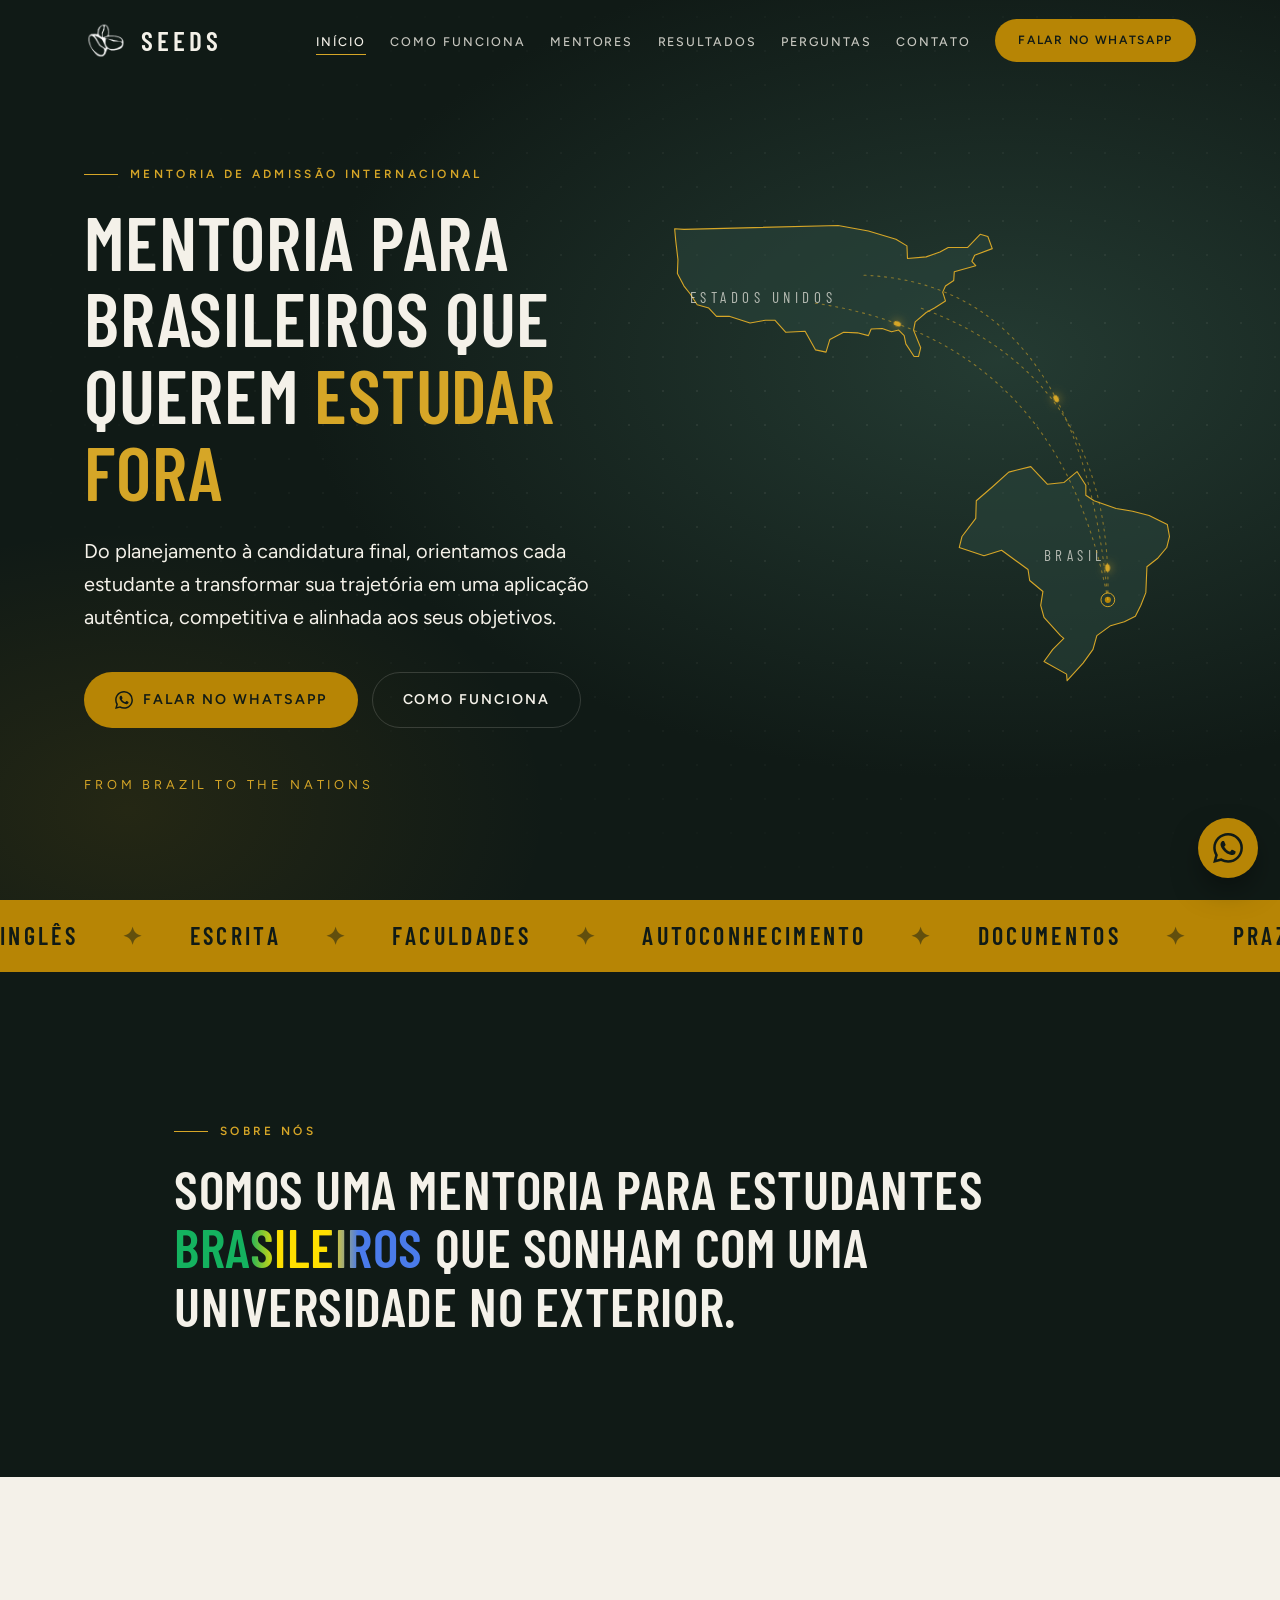
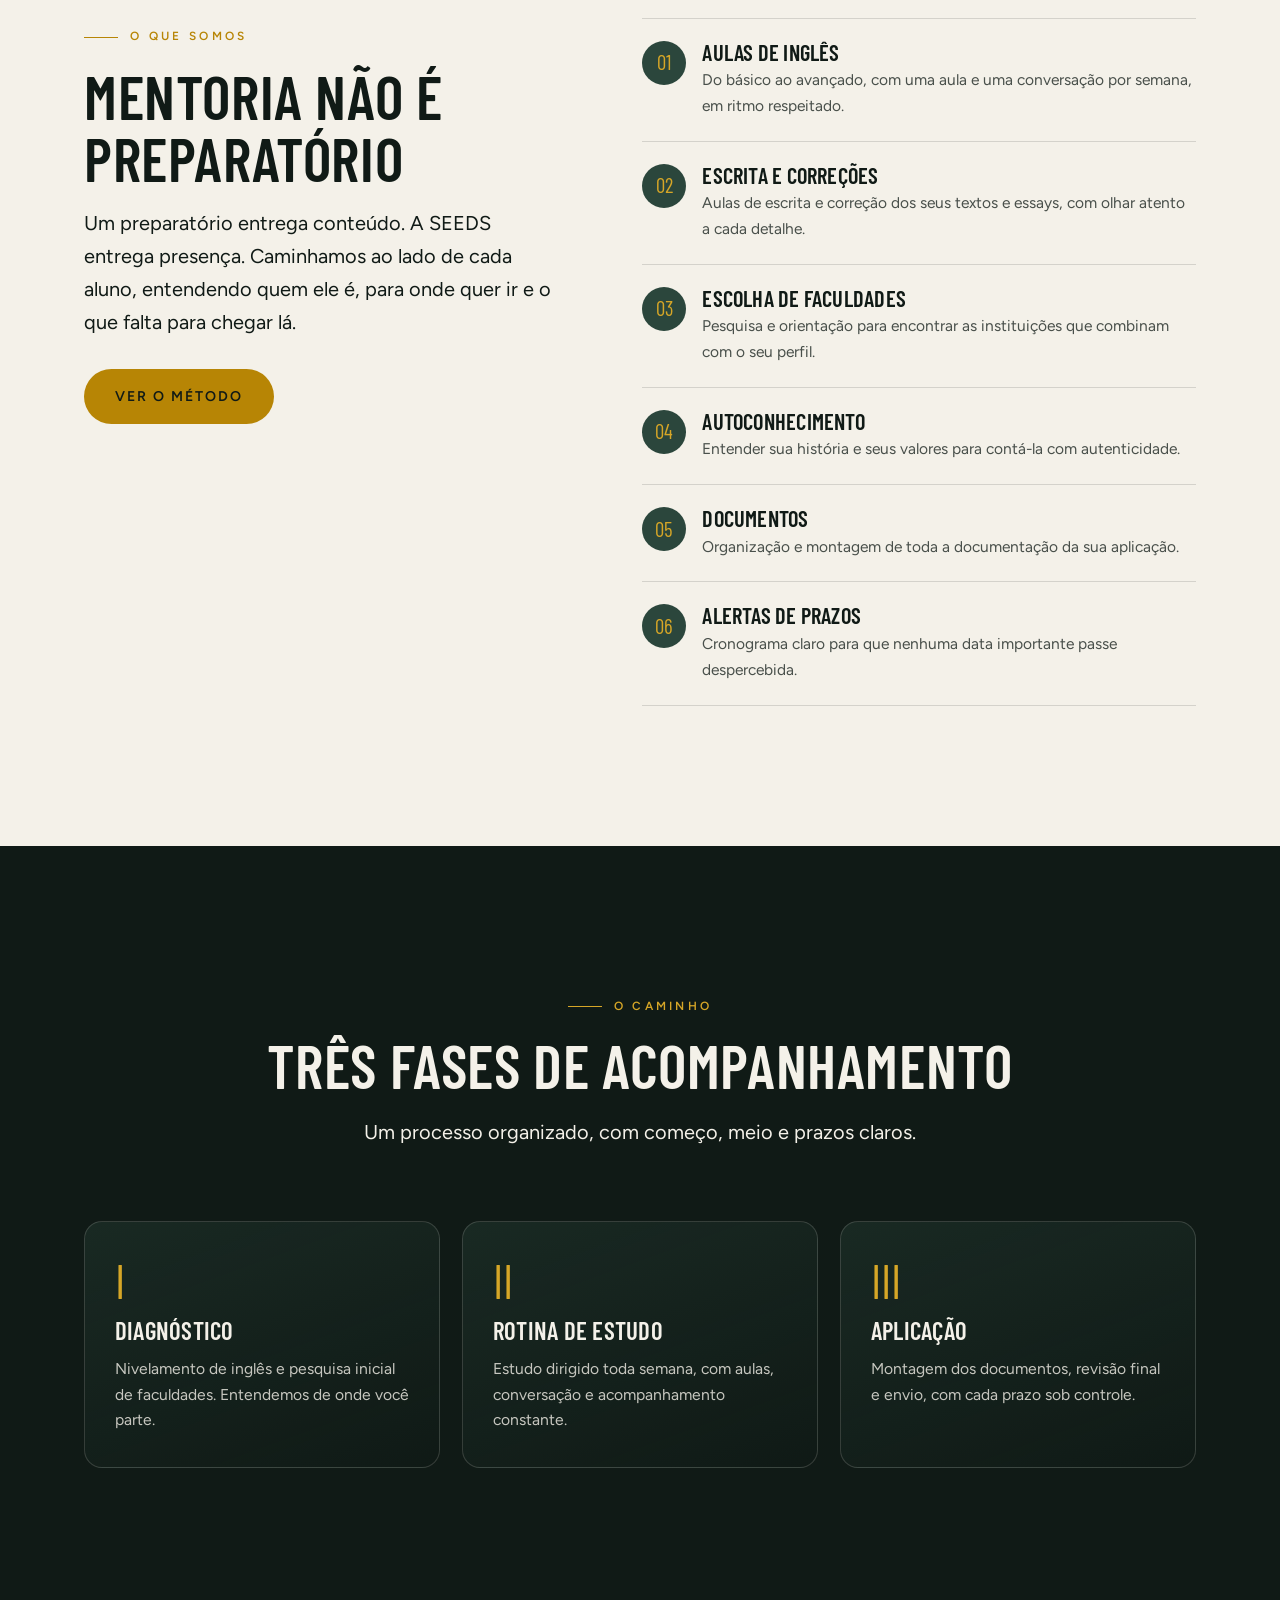
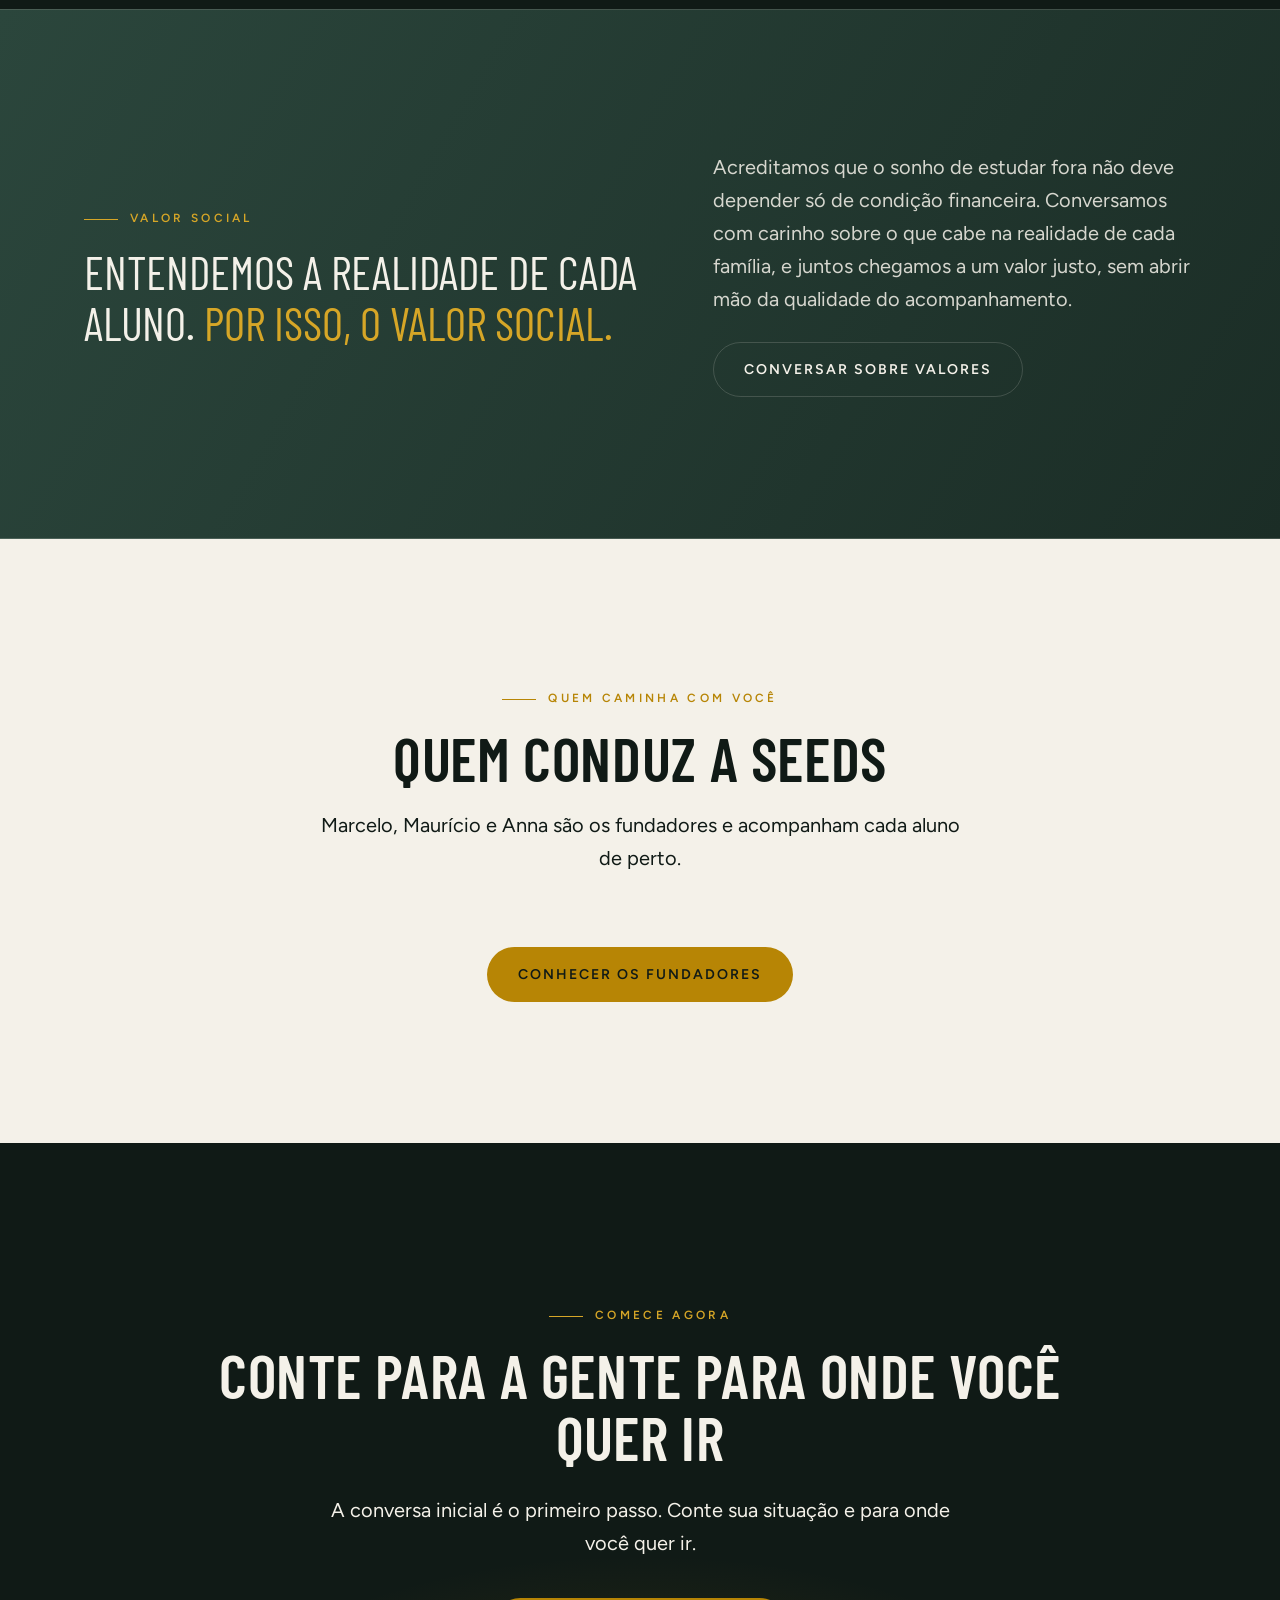
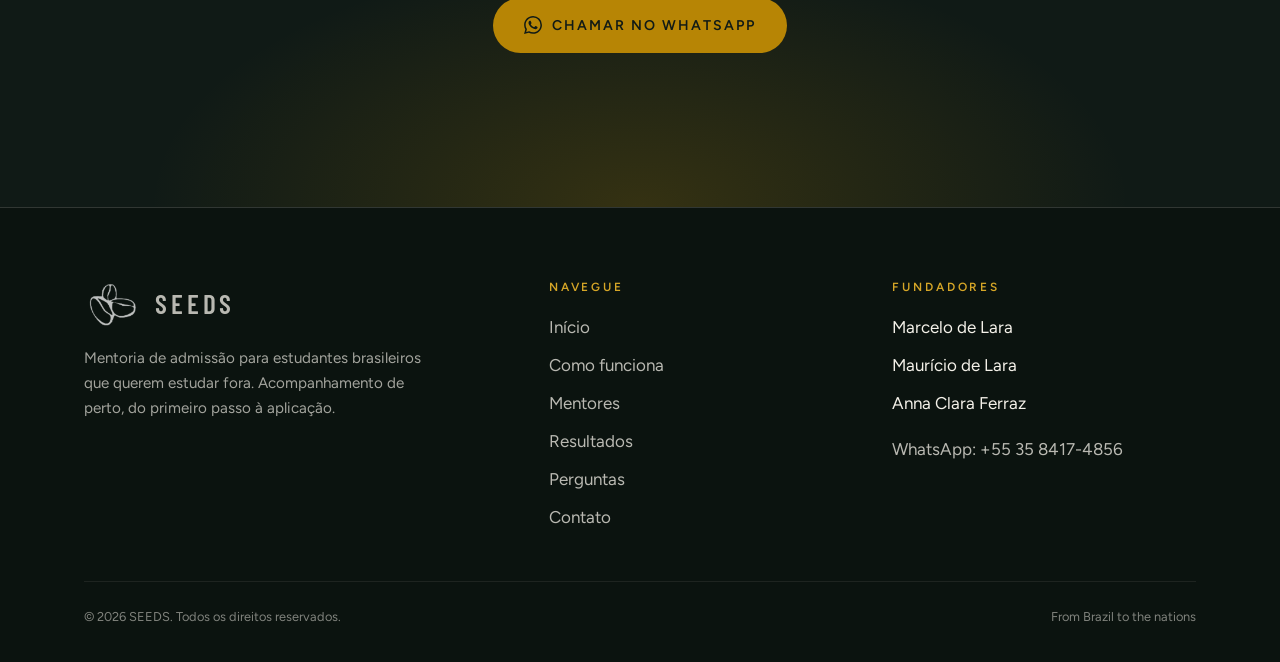
<file: seeds-site (1)/seeds-site/index.html>
<!doctype html>
<html lang="pt-BR">
<head>
<meta charset="utf-8">
<meta name="viewport" content="width=device-width,initial-scale=1">
<title>SEEDS | Mentoria para estudar fora — From Brazil to the nations</title>
<meta name="description" content="Mentoria de admissão para estudantes brasileiros que sonham em estudar no exterior. Aulas de inglês, escrita, escolha de faculdades, autoconhecimento e documentos.">
<meta name="theme-color" content="#101A16">
<meta property="og:title" content="SEEDS | Mentoria para estudar fora — From Brazil to the nations">
<meta property="og:description" content="Mentoria de admissão para estudantes brasileiros que sonham em estudar no exterior. Aulas de inglês, escrita, escolha de faculdades, autoconhecimento e documentos.">
<meta property="og:type" content="website">
<link rel="icon" href="assets/logo-provisoria.png">
<link rel="preconnect" href="https://fonts.googleapis.com">
<link rel="preconnect" href="https://fonts.gstatic.com" crossorigin>
<link href="https://fonts.googleapis.com/css2?family=Barlow+Condensed:wght@500;600;700&family=Figtree:wght@400;500;600&display=swap" rel="stylesheet">
<link rel="stylesheet" href="assets/style.css">
</head>
<body>
<header class="site-header">
  <div class="wrap nav">
    <a class="brand" href="index.html" aria-label="SEEDS — início"><img src="assets/logo-provisoria.png" alt=""><span>SEEDS</span></a>
    <button class="menu-btn" aria-label="Abrir menu" aria-expanded="false"><span></span></button>
    <ul><li><a class="link" href="index.html" aria-current="page">Início</a></li><li><a class="link" href="como-funciona.html">Como funciona</a></li><li><a class="link" href="mentores.html">Mentores</a></li><li><a class="link" href="resultados.html">Resultados</a></li><li><a class="link" href="faq.html">Perguntas</a></li><li><a class="link" href="contato.html">Contato</a></li><li><a class="btn btn-gold btn-sm" href="https://wa.me/553584174856?text=Ol%C3%A1%2C%20Seeds!%20Gostaria%20de%20saber%20mais%20sobre%20a%20mentoria." target="_blank" rel="noopener">Falar no WhatsApp</a></li></ul>
  </div>
</header>
<main>

<section class="hero">
  <div class="wrap hero-grid">
    <div>
      <div class="eyebrow reveal in">Mentoria de admissão internacional</div>
      <h1 class="reveal in d1">Mentoria para brasileiros que querem <em>estudar fora</em></h1>
      <p class="lead reveal in d2">Do planejamento à candidatura final, orientamos cada estudante a transformar sua trajetória em uma aplicação autêntica, competitiva e alinhada aos seus objetivos.</p>
      <div class="hero-cta reveal in d3">
        <a class="btn btn-gold" href="https://wa.me/553584174856?text=Ol%C3%A1%2C%20Seeds!%20Gostaria%20de%20saber%20mais%20sobre%20a%20mentoria." target="_blank" rel="noopener"><svg viewBox="0 0 24 24" aria-hidden="true"><path d="M17.472 14.382c-.297-.149-1.758-.867-2.03-.967-.273-.099-.471-.148-.67.15-.197.297-.767.966-.94 1.164-.173.199-.347.223-.644.075-.297-.15-1.255-.463-2.39-1.475-.883-.788-1.48-1.761-1.653-2.059-.173-.297-.018-.458.13-.606.134-.133.298-.347.446-.52.149-.174.198-.298.298-.497.099-.198.05-.371-.025-.52-.075-.149-.669-1.612-.916-2.207-.242-.579-.487-.5-.669-.51-.173-.008-.371-.01-.57-.01-.198 0-.52.074-.792.372-.272.297-1.04 1.016-1.04 2.479 0 1.462 1.065 2.875 1.213 3.074.149.198 2.096 3.2 5.077 4.487.709.306 1.262.489 1.694.625.712.227 1.36.195 1.871.118.571-.085 1.758-.719 2.006-1.413.248-.694.248-1.289.173-1.413-.074-.124-.272-.198-.57-.347m-5.421 7.403h-.004a9.87 9.87 0 01-5.031-1.378l-.361-.214-3.741.982.998-3.648-.235-.374a9.86 9.86 0 01-1.51-5.26c.001-5.45 4.436-9.884 9.888-9.884 2.64 0 5.122 1.03 6.988 2.898a9.825 9.825 0 012.893 6.994c-.003 5.45-4.437 9.884-9.885 9.884m8.413-18.297A11.815 11.815 0 0012.05 0C5.495 0 .16 5.335.157 11.892c0 2.096.547 4.142 1.588 5.945L.057 24l6.305-1.654a11.882 11.882 0 005.683 1.448h.005c6.554 0 11.89-5.335 11.893-11.893a11.821 11.821 0 00-3.48-8.413Z"/></svg> Falar no WhatsApp</a>
        <a class="btn btn-ghost" href="como-funciona.html">Como funciona</a>
      </div>
      <div class="slogan-tag reveal in d4">From Brazil to the nations</div>
    </div>
    <div class="map-box reveal in d2" aria-label="Três sementes saem do Brasil e brotam nos Estados Unidos" role="img">
      <svg id="mapsvg" viewBox="0 0 760 740" xmlns="http://www.w3.org/2000/svg"></svg>
    </div>
  </div>
</section>

<div class="strip" aria-hidden="true"><div class="strip-track">
  <span>Inglês</span><i>✦</i><span>Escrita</span><i>✦</i><span>Faculdades</span><i>✦</i><span>Autoconhecimento</span><i>✦</i><span>Documentos</span><i>✦</i><span>Prazos</span><i>✦</i><span>Inglês</span><i>✦</i><span>Escrita</span><i>✦</i><span>Faculdades</span><i>✦</i><span>Autoconhecimento</span><i>✦</i><span>Documentos</span><i>✦</i><span>Prazos</span><i>✦</i>
</div></div>

<section class="sec">
  <div class="wrap" style="max-width:980px">
    <div class="eyebrow reveal">Sobre nós</div>
    <h2 class="reveal d1" style="font-size:clamp(2rem,4.6vw,3.4rem);line-height:1.08">Somos uma mentoria para estudantes <span class="flag">brasileiros</span> que sonham com uma universidade no exterior.</h2>
  </div>
</section>

<section class="sec sec-cream">
  <div class="wrap split">
    <div class="sticky">
      <div class="eyebrow reveal">O que somos</div>
      <h2 class="reveal d1">Mentoria não é preparatório</h2>
      <p class="lead reveal d2" style="margin-top:18px">Um preparatório entrega conteúdo. A SEEDS entrega presença. Caminhamos ao lado de cada aluno, entendendo quem ele é, para onde quer ir e o que falta para chegar lá.</p>
      <a class="btn btn-gold" style="margin-top:30px" href="como-funciona.html">Ver o método</a>
    </div>
    <div>
      <div class="feature reveal"><div class="ic">01</div><div><h3>Aulas de inglês</h3><p>Do básico ao avançado, com uma aula e uma conversação por semana, em ritmo respeitado.</p></div></div><div class="feature reveal"><div class="ic">02</div><div><h3>Escrita e correções</h3><p>Aulas de escrita e correção dos seus textos e essays, com olhar atento a cada detalhe.</p></div></div><div class="feature reveal"><div class="ic">03</div><div><h3>Escolha de faculdades</h3><p>Pesquisa e orientação para encontrar as instituições que combinam com o seu perfil.</p></div></div><div class="feature reveal"><div class="ic">04</div><div><h3>Autoconhecimento</h3><p>Entender sua história e seus valores para contá-la com autenticidade.</p></div></div><div class="feature reveal"><div class="ic">05</div><div><h3>Documentos</h3><p>Organização e montagem de toda a documentação da sua aplicação.</p></div></div><div class="feature reveal"><div class="ic">06</div><div><h3>Alertas de prazos</h3><p>Cronograma claro para que nenhuma data importante passe despercebida.</p></div></div>
    </div>
  </div>
</section>

<section class="sec">
  <div class="wrap">
    <div class="head center">
      <div class="eyebrow reveal">O caminho</div>
      <h2 class="reveal d1">Três fases de acompanhamento</h2>
      <p class="lead reveal d2">Um processo organizado, com começo, meio e prazos claros.</p>
    </div>
    <div class="grid g3">
      <div class="card reveal"><div class="num">I</div><h3>Diagnóstico</h3><p>Nivelamento de inglês e pesquisa inicial de faculdades. Entendemos de onde você parte.</p></div>
      <div class="card reveal d1"><div class="num">II</div><h3>Rotina de estudo</h3><p>Estudo dirigido toda semana, com aulas, conversação e acompanhamento constante.</p></div>
      <div class="card reveal d2"><div class="num">III</div><h3>Aplicação</h3><p>Montagem dos documentos, revisão final e envio, com cada prazo sob controle.</p></div>
    </div>
  </div>
</section>

<section class="band sec">
  <div class="wrap band-inner">
    <div>
      <div class="eyebrow reveal">Valor social</div>
      <p class="quote reveal d1">Entendemos a realidade de cada aluno. <em>Por isso, o valor social.</em></p>
    </div>
    <div class="reveal d2">
      <p class="lead">Acreditamos que o sonho de estudar fora não deve depender só de condição financeira. Conversamos com carinho sobre o que cabe na realidade de cada família, e juntos chegamos a um valor justo, sem abrir mão da qualidade do acompanhamento.</p>
      <a class="btn btn-ghost" style="margin-top:26px" href="https://wa.me/553584174856?text=Ol%C3%A1%2C%20Seeds!%20Gostaria%20de%20saber%20mais%20sobre%20a%20mentoria." target="_blank" rel="noopener">Conversar sobre valores</a>
    </div>
  </div>
</section>

<section class="sec sec-cream">
  <div class="wrap">
    <div class="head center">
      <div class="eyebrow reveal">Quem caminha com você</div>
      <h2 class="reveal d1">Quem conduz a SEEDS</h2>
      <p class="lead reveal d2">Marcelo, Maurício e Anna são os fundadores e acompanham cada aluno de perto.</p>
    </div>
    <div style="text-align:center"><a class="btn btn-gold reveal" href="mentores.html">Conhecer os fundadores</a></div>
  </div>
</section>
<section class="cta"><div class="wrap">
  <div class="eyebrow reveal">Comece agora</div>
  <h2 class="reveal d1">Conte para a gente para onde você quer ir</h2>
  <p class="lead reveal d2">A conversa inicial é o primeiro passo. Conte sua situação e para onde você quer ir.</p>
  <a class="btn btn-gold reveal d3" href="https://wa.me/553584174856?text=Ol%C3%A1%2C%20Seeds!%20Gostaria%20de%20saber%20mais%20sobre%20a%20mentoria." target="_blank" rel="noopener"><svg viewBox="0 0 24 24" aria-hidden="true"><path d="M17.472 14.382c-.297-.149-1.758-.867-2.03-.967-.273-.099-.471-.148-.67.15-.197.297-.767.966-.94 1.164-.173.199-.347.223-.644.075-.297-.15-1.255-.463-2.39-1.475-.883-.788-1.48-1.761-1.653-2.059-.173-.297-.018-.458.13-.606.134-.133.298-.347.446-.52.149-.174.198-.298.298-.497.099-.198.05-.371-.025-.52-.075-.149-.669-1.612-.916-2.207-.242-.579-.487-.5-.669-.51-.173-.008-.371-.01-.57-.01-.198 0-.52.074-.792.372-.272.297-1.04 1.016-1.04 2.479 0 1.462 1.065 2.875 1.213 3.074.149.198 2.096 3.2 5.077 4.487.709.306 1.262.489 1.694.625.712.227 1.36.195 1.871.118.571-.085 1.758-.719 2.006-1.413.248-.694.248-1.289.173-1.413-.074-.124-.272-.198-.57-.347m-5.421 7.403h-.004a9.87 9.87 0 01-5.031-1.378l-.361-.214-3.741.982.998-3.648-.235-.374a9.86 9.86 0 01-1.51-5.26c.001-5.45 4.436-9.884 9.888-9.884 2.64 0 5.122 1.03 6.988 2.898a9.825 9.825 0 012.893 6.994c-.003 5.45-4.437 9.884-9.885 9.884m8.413-18.297A11.815 11.815 0 0012.05 0C5.495 0 .16 5.335.157 11.892c0 2.096.547 4.142 1.588 5.945L.057 24l6.305-1.654a11.882 11.882 0 005.683 1.448h.005c6.554 0 11.89-5.335 11.893-11.893a11.821 11.821 0 00-3.48-8.413Z"/></svg> Chamar no WhatsApp</a>
</div></section>

</main>
<footer>
  <div class="wrap">
    <div class="foot">
      <div>
        <a class="brand" href="index.html"><img src="assets/logo-provisoria.png" alt="SEEDS"><span>SEEDS</span></a>
        <p>Mentoria de admissão para estudantes brasileiros que querem estudar fora. Acompanhamento de perto, do primeiro passo à aplicação.</p>
      </div>
      <div><h4>Navegue</h4><ul><li><a href="index.html">Início</a></li><li><a href="como-funciona.html">Como funciona</a></li><li><a href="mentores.html">Mentores</a></li><li><a href="resultados.html">Resultados</a></li><li><a href="faq.html">Perguntas</a></li><li><a href="contato.html">Contato</a></li></ul></div>
      <div><h4>Fundadores</h4><ul><li>Marcelo de Lara</li><li>Maurício de Lara</li><li>Anna Clara Ferraz</li><li style="margin-top:8px"><a href="https://wa.me/553584174856?text=Ol%C3%A1%2C%20Seeds!%20Gostaria%20de%20saber%20mais%20sobre%20a%20mentoria." target="_blank" rel="noopener">WhatsApp: +55 35 8417-4856</a></li></ul></div>
    </div>
    <div class="legal"><span>© 2026 SEEDS. Todos os direitos reservados.</span><span>From Brazil to the nations</span></div>
  </div>
</footer>
<a class="wa-float" href="https://wa.me/553584174856?text=Ol%C3%A1%2C%20Seeds!%20Gostaria%20de%20saber%20mais%20sobre%20a%20mentoria." target="_blank" rel="noopener" aria-label="Falar no WhatsApp"><svg viewBox="0 0 24 24" aria-hidden="true"><path d="M17.472 14.382c-.297-.149-1.758-.867-2.03-.967-.273-.099-.471-.148-.67.15-.197.297-.767.966-.94 1.164-.173.199-.347.223-.644.075-.297-.15-1.255-.463-2.39-1.475-.883-.788-1.48-1.761-1.653-2.059-.173-.297-.018-.458.13-.606.134-.133.298-.347.446-.52.149-.174.198-.298.298-.497.099-.198.05-.371-.025-.52-.075-.149-.669-1.612-.916-2.207-.242-.579-.487-.5-.669-.51-.173-.008-.371-.01-.57-.01-.198 0-.52.074-.792.372-.272.297-1.04 1.016-1.04 2.479 0 1.462 1.065 2.875 1.213 3.074.149.198 2.096 3.2 5.077 4.487.709.306 1.262.489 1.694.625.712.227 1.36.195 1.871.118.571-.085 1.758-.719 2.006-1.413.248-.694.248-1.289.173-1.413-.074-.124-.272-.198-.57-.347m-5.421 7.403h-.004a9.87 9.87 0 01-5.031-1.378l-.361-.214-3.741.982.998-3.648-.235-.374a9.86 9.86 0 01-1.51-5.26c.001-5.45 4.436-9.884 9.888-9.884 2.64 0 5.122 1.03 6.988 2.898a9.825 9.825 0 012.893 6.994c-.003 5.45-4.437 9.884-9.885 9.884m8.413-18.297A11.815 11.815 0 0012.05 0C5.495 0 .16 5.335.157 11.892c0 2.096.547 4.142 1.588 5.945L.057 24l6.305-1.654a11.882 11.882 0 005.683 1.448h.005c6.554 0 11.89-5.335 11.893-11.893a11.821 11.821 0 00-3.48-8.413Z"/></svg></a>
<script src="assets/script.js"></script>
<script src="assets/map.js"></script>
</body>
</html>
</file>
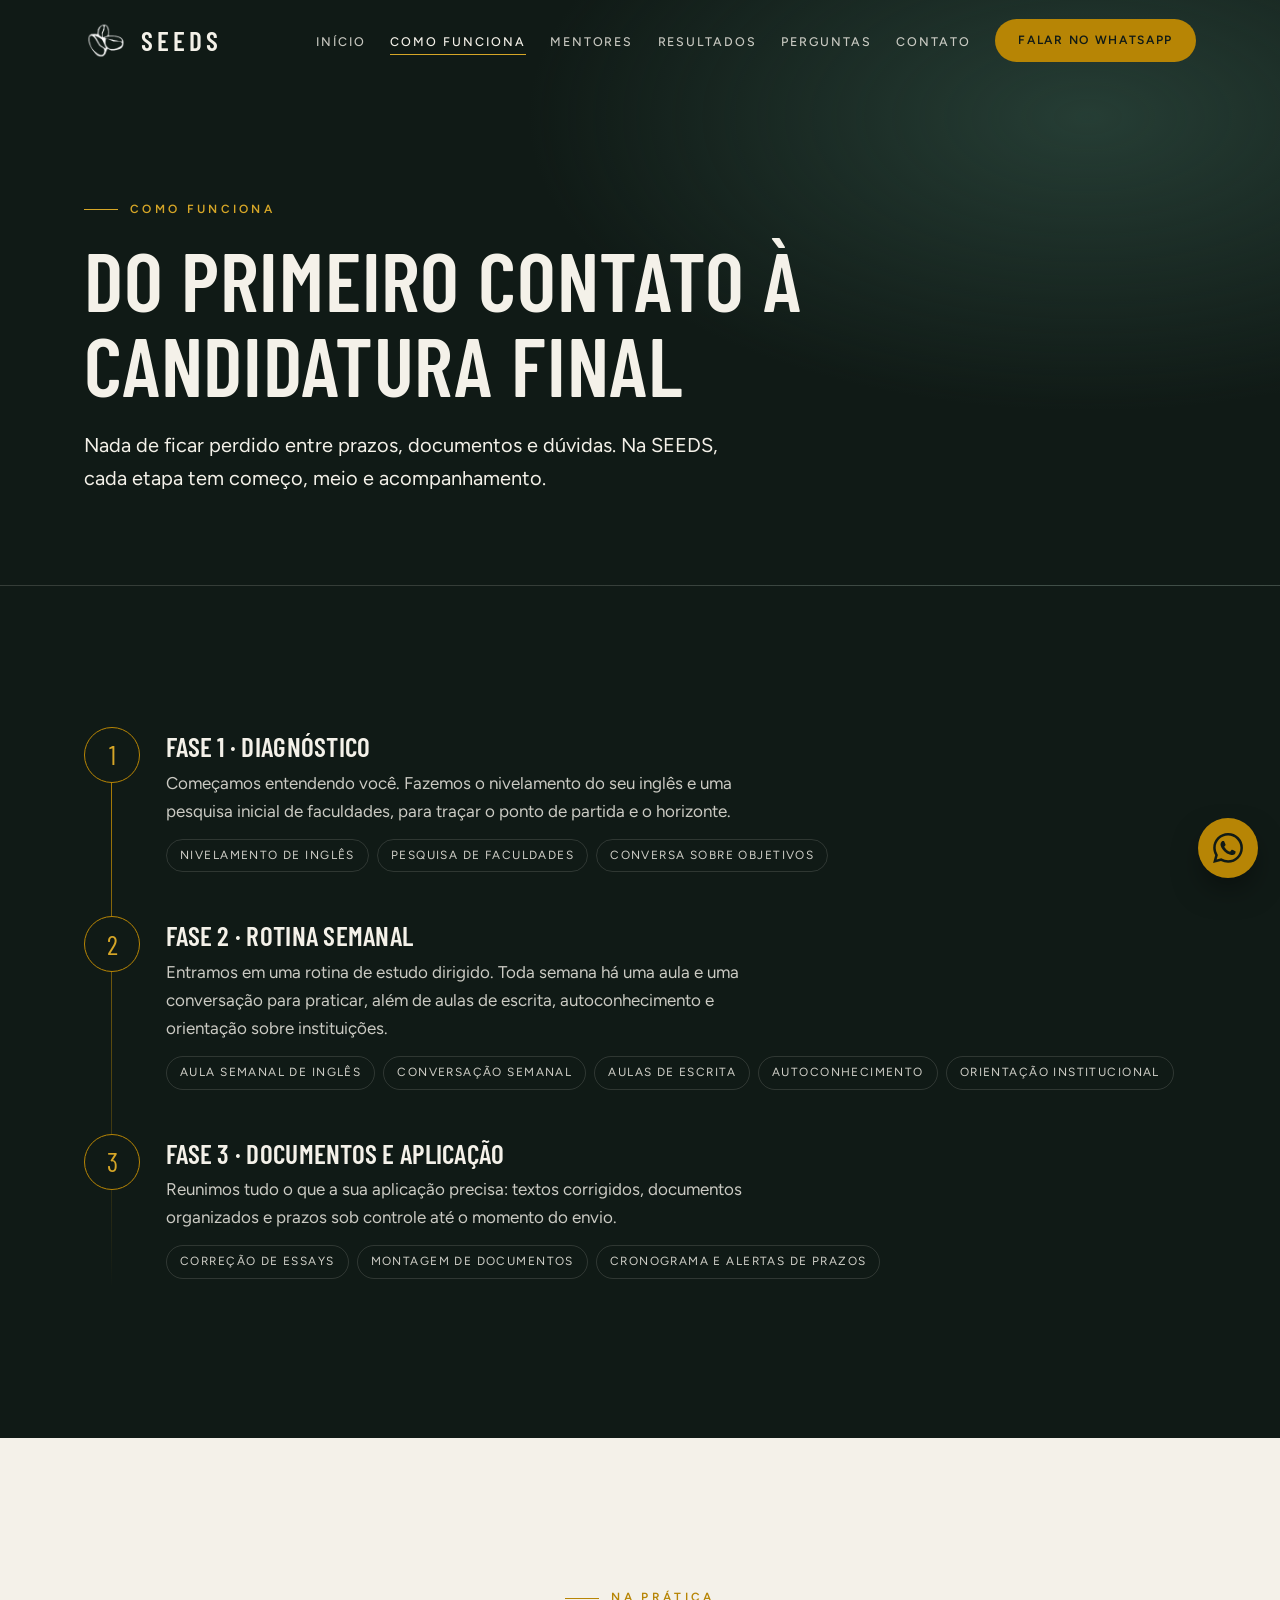
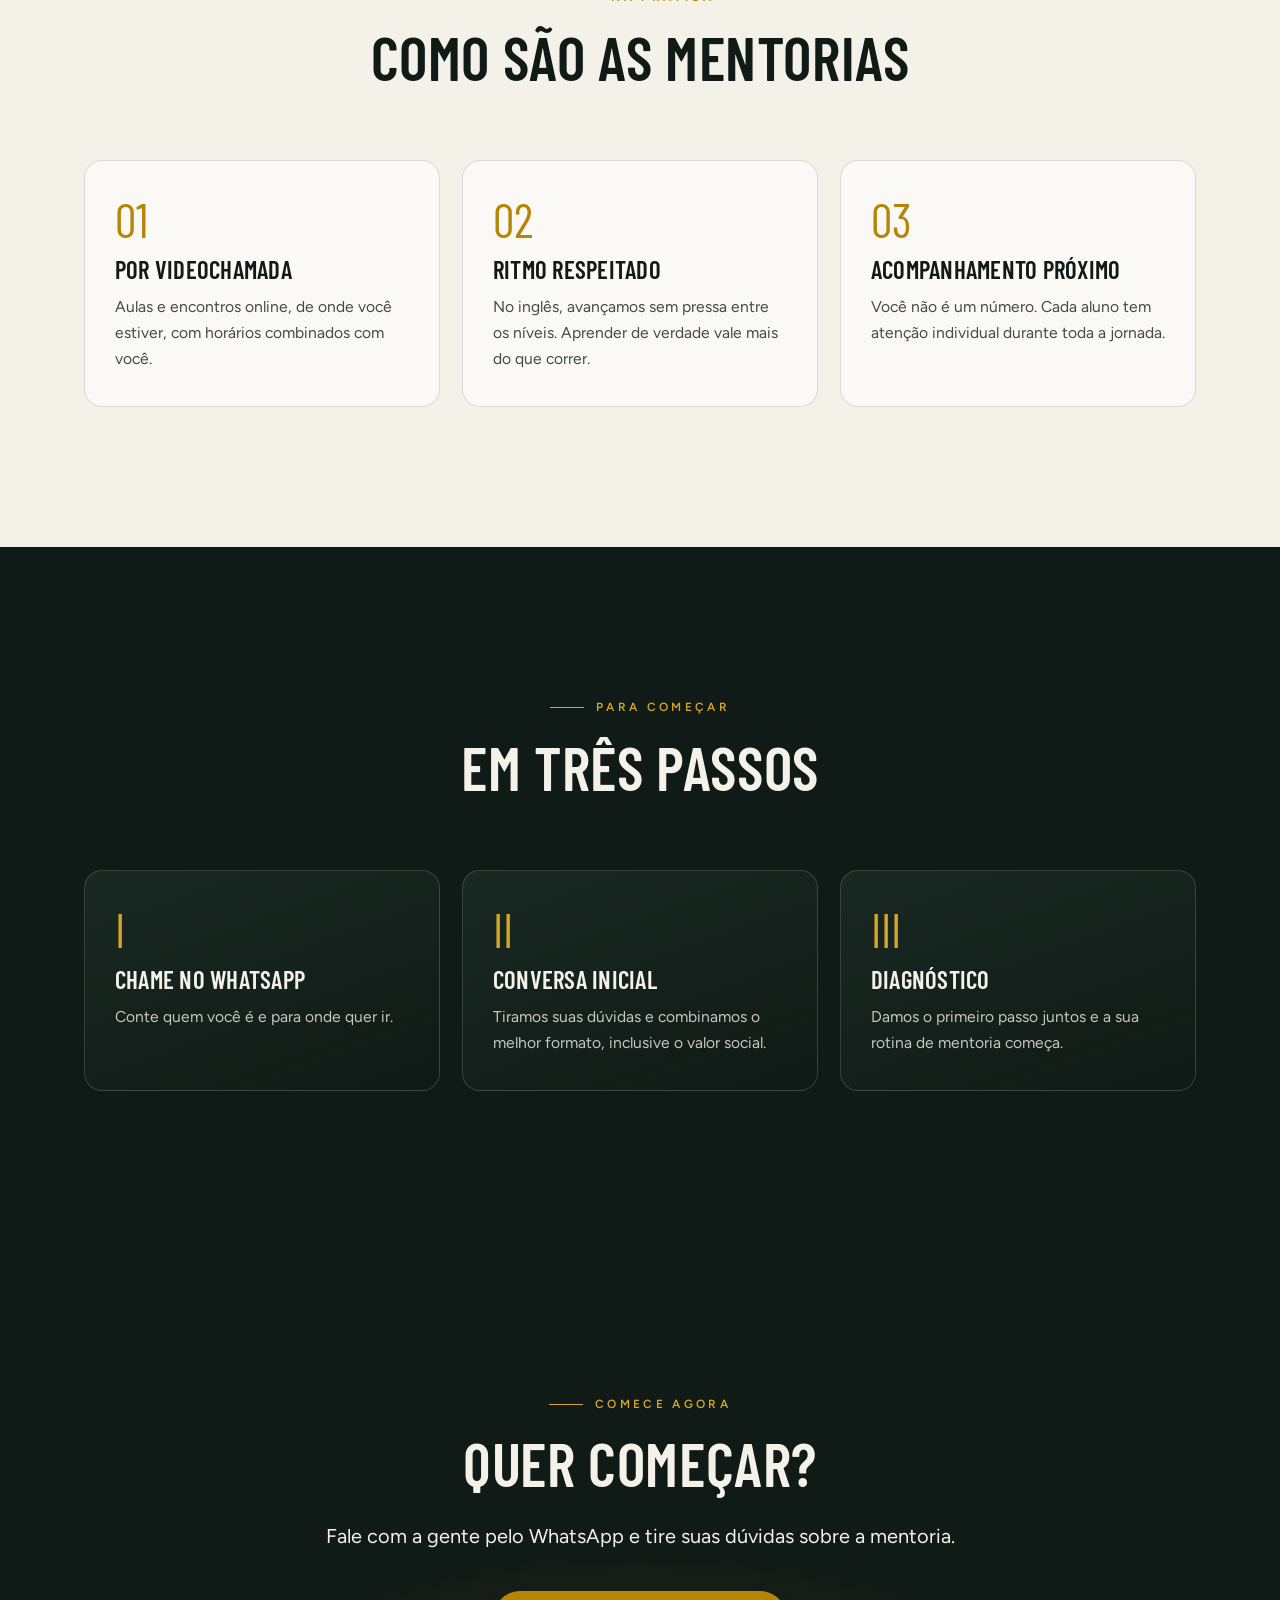
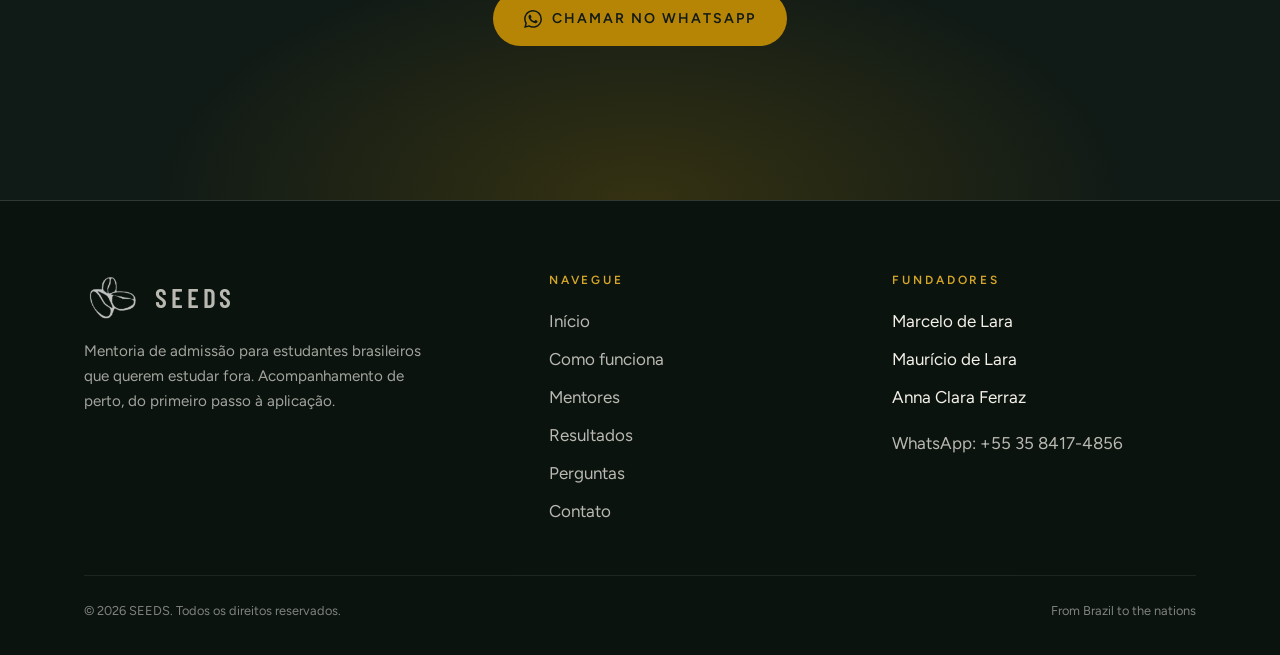
<file: seeds-site (1)/seeds-site/como-funciona.html>
<!doctype html>
<html lang="pt-BR">
<head>
<meta charset="utf-8">
<meta name="viewport" content="width=device-width,initial-scale=1">
<title>Como funciona | SEEDS</title>
<meta name="description" content="Conheça as três fases da mentoria SEEDS: diagnóstico, rotina semanal de estudo e montagem dos documentos de aplicação.">
<meta name="theme-color" content="#101A16">
<meta property="og:title" content="Como funciona | SEEDS">
<meta property="og:description" content="Conheça as três fases da mentoria SEEDS: diagnóstico, rotina semanal de estudo e montagem dos documentos de aplicação.">
<meta property="og:type" content="website">
<link rel="icon" href="assets/logo-provisoria.png">
<link rel="preconnect" href="https://fonts.googleapis.com">
<link rel="preconnect" href="https://fonts.gstatic.com" crossorigin>
<link href="https://fonts.googleapis.com/css2?family=Barlow+Condensed:wght@500;600;700&family=Figtree:wght@400;500;600&display=swap" rel="stylesheet">
<link rel="stylesheet" href="assets/style.css">
</head>
<body>
<header class="site-header">
  <div class="wrap nav">
    <a class="brand" href="index.html" aria-label="SEEDS — início"><img src="assets/logo-provisoria.png" alt=""><span>SEEDS</span></a>
    <button class="menu-btn" aria-label="Abrir menu" aria-expanded="false"><span></span></button>
    <ul><li><a class="link" href="index.html">Início</a></li><li><a class="link" href="como-funciona.html" aria-current="page">Como funciona</a></li><li><a class="link" href="mentores.html">Mentores</a></li><li><a class="link" href="resultados.html">Resultados</a></li><li><a class="link" href="faq.html">Perguntas</a></li><li><a class="link" href="contato.html">Contato</a></li><li><a class="btn btn-gold btn-sm" href="https://wa.me/553584174856?text=Ol%C3%A1%2C%20Seeds!%20Gostaria%20de%20saber%20mais%20sobre%20a%20mentoria." target="_blank" rel="noopener">Falar no WhatsApp</a></li></ul>
  </div>
</header>
<main>

<section class="page-hero"><div class="wrap">
  <div class="eyebrow reveal in">Como funciona</div>
  <h1 class="reveal in d1">Do primeiro contato à candidatura final</h1>
  <p class="lead reveal in d2">Nada de ficar perdido entre prazos, documentos e dúvidas. Na SEEDS, cada etapa tem começo, meio e acompanhamento.</p>
</div></section>
<section class="sec"><div class="wrap"><div class="timeline"><div class="step reveal"><div class="dot">1</div><div class="body"><h3>Fase 1 · Diagnóstico</h3><p>Começamos entendendo você. Fazemos o nivelamento do seu inglês e uma pesquisa inicial de faculdades, para traçar o ponto de partida e o horizonte.</p><div class="tags"><span>Nivelamento de inglês</span><span>Pesquisa de faculdades</span><span>Conversa sobre objetivos</span></div></div></div><div class="step reveal"><div class="dot">2</div><div class="body"><h3>Fase 2 · Rotina semanal</h3><p>Entramos em uma rotina de estudo dirigido. Toda semana há uma aula e uma conversação para praticar, além de aulas de escrita, autoconhecimento e orientação sobre instituições.</p><div class="tags"><span>Aula semanal de inglês</span><span>Conversação semanal</span><span>Aulas de escrita</span><span>Autoconhecimento</span><span>Orientação institucional</span></div></div></div><div class="step reveal"><div class="dot">3</div><div class="body"><h3>Fase 3 · Documentos e aplicação</h3><p>Reunimos tudo o que a sua aplicação precisa: textos corrigidos, documentos organizados e prazos sob controle até o momento do envio.</p><div class="tags"><span>Correção de essays</span><span>Montagem de documentos</span><span>Cronograma e alertas de prazos</span></div></div></div></div></div></section>
<section class="sec sec-cream"><div class="wrap">
  <div class="head center"><div class="eyebrow reveal">Na prática</div><h2 class="reveal d1">Como são as mentorias</h2></div>
  <div class="grid g3">
    <div class="card reveal"><div class="num">01</div><h3>Por videochamada</h3><p>Aulas e encontros online, de onde você estiver, com horários combinados com você.</p></div>
    <div class="card reveal d1"><div class="num">02</div><h3>Ritmo respeitado</h3><p>No inglês, avançamos sem pressa entre os níveis. Aprender de verdade vale mais do que correr.</p></div>
    <div class="card reveal d2"><div class="num">03</div><h3>Acompanhamento próximo</h3><p>Você não é um número. Cada aluno tem atenção individual durante toda a jornada.</p></div>
  </div>
</div></section>
<section class="sec"><div class="wrap">
  <div class="head center"><div class="eyebrow reveal">Para começar</div><h2 class="reveal d1">Em três passos</h2></div>
  <div class="grid g3">
    <div class="card reveal"><div class="num">I</div><h3>Chame no WhatsApp</h3><p>Conte quem você é e para onde quer ir.</p></div>
    <div class="card reveal d1"><div class="num">II</div><h3>Conversa inicial</h3><p>Tiramos suas dúvidas e combinamos o melhor formato, inclusive o valor social.</p></div>
    <div class="card reveal d2"><div class="num">III</div><h3>Diagnóstico</h3><p>Damos o primeiro passo juntos e a sua rotina de mentoria começa.</p></div>
  </div>
</div></section>
<section class="cta"><div class="wrap">
  <div class="eyebrow reveal">Comece agora</div>
  <h2 class="reveal d1">Quer começar?</h2>
  <p class="lead reveal d2">Fale com a gente pelo WhatsApp e tire suas dúvidas sobre a mentoria.</p>
  <a class="btn btn-gold reveal d3" href="https://wa.me/553584174856?text=Ol%C3%A1%2C%20Seeds!%20Gostaria%20de%20saber%20mais%20sobre%20a%20mentoria." target="_blank" rel="noopener"><svg viewBox="0 0 24 24" aria-hidden="true"><path d="M17.472 14.382c-.297-.149-1.758-.867-2.03-.967-.273-.099-.471-.148-.67.15-.197.297-.767.966-.94 1.164-.173.199-.347.223-.644.075-.297-.15-1.255-.463-2.39-1.475-.883-.788-1.48-1.761-1.653-2.059-.173-.297-.018-.458.13-.606.134-.133.298-.347.446-.52.149-.174.198-.298.298-.497.099-.198.05-.371-.025-.52-.075-.149-.669-1.612-.916-2.207-.242-.579-.487-.5-.669-.51-.173-.008-.371-.01-.57-.01-.198 0-.52.074-.792.372-.272.297-1.04 1.016-1.04 2.479 0 1.462 1.065 2.875 1.213 3.074.149.198 2.096 3.2 5.077 4.487.709.306 1.262.489 1.694.625.712.227 1.36.195 1.871.118.571-.085 1.758-.719 2.006-1.413.248-.694.248-1.289.173-1.413-.074-.124-.272-.198-.57-.347m-5.421 7.403h-.004a9.87 9.87 0 01-5.031-1.378l-.361-.214-3.741.982.998-3.648-.235-.374a9.86 9.86 0 01-1.51-5.26c.001-5.45 4.436-9.884 9.888-9.884 2.64 0 5.122 1.03 6.988 2.898a9.825 9.825 0 012.893 6.994c-.003 5.45-4.437 9.884-9.885 9.884m8.413-18.297A11.815 11.815 0 0012.05 0C5.495 0 .16 5.335.157 11.892c0 2.096.547 4.142 1.588 5.945L.057 24l6.305-1.654a11.882 11.882 0 005.683 1.448h.005c6.554 0 11.89-5.335 11.893-11.893a11.821 11.821 0 00-3.48-8.413Z"/></svg> Chamar no WhatsApp</a>
</div></section>

</main>
<footer>
  <div class="wrap">
    <div class="foot">
      <div>
        <a class="brand" href="index.html"><img src="assets/logo-provisoria.png" alt="SEEDS"><span>SEEDS</span></a>
        <p>Mentoria de admissão para estudantes brasileiros que querem estudar fora. Acompanhamento de perto, do primeiro passo à aplicação.</p>
      </div>
      <div><h4>Navegue</h4><ul><li><a href="index.html">Início</a></li><li><a href="como-funciona.html">Como funciona</a></li><li><a href="mentores.html">Mentores</a></li><li><a href="resultados.html">Resultados</a></li><li><a href="faq.html">Perguntas</a></li><li><a href="contato.html">Contato</a></li></ul></div>
      <div><h4>Fundadores</h4><ul><li>Marcelo de Lara</li><li>Maurício de Lara</li><li>Anna Clara Ferraz</li><li style="margin-top:8px"><a href="https://wa.me/553584174856?text=Ol%C3%A1%2C%20Seeds!%20Gostaria%20de%20saber%20mais%20sobre%20a%20mentoria." target="_blank" rel="noopener">WhatsApp: +55 35 8417-4856</a></li></ul></div>
    </div>
    <div class="legal"><span>© 2026 SEEDS. Todos os direitos reservados.</span><span>From Brazil to the nations</span></div>
  </div>
</footer>
<a class="wa-float" href="https://wa.me/553584174856?text=Ol%C3%A1%2C%20Seeds!%20Gostaria%20de%20saber%20mais%20sobre%20a%20mentoria." target="_blank" rel="noopener" aria-label="Falar no WhatsApp"><svg viewBox="0 0 24 24" aria-hidden="true"><path d="M17.472 14.382c-.297-.149-1.758-.867-2.03-.967-.273-.099-.471-.148-.67.15-.197.297-.767.966-.94 1.164-.173.199-.347.223-.644.075-.297-.15-1.255-.463-2.39-1.475-.883-.788-1.48-1.761-1.653-2.059-.173-.297-.018-.458.13-.606.134-.133.298-.347.446-.52.149-.174.198-.298.298-.497.099-.198.05-.371-.025-.52-.075-.149-.669-1.612-.916-2.207-.242-.579-.487-.5-.669-.51-.173-.008-.371-.01-.57-.01-.198 0-.52.074-.792.372-.272.297-1.04 1.016-1.04 2.479 0 1.462 1.065 2.875 1.213 3.074.149.198 2.096 3.2 5.077 4.487.709.306 1.262.489 1.694.625.712.227 1.36.195 1.871.118.571-.085 1.758-.719 2.006-1.413.248-.694.248-1.289.173-1.413-.074-.124-.272-.198-.57-.347m-5.421 7.403h-.004a9.87 9.87 0 01-5.031-1.378l-.361-.214-3.741.982.998-3.648-.235-.374a9.86 9.86 0 01-1.51-5.26c.001-5.45 4.436-9.884 9.888-9.884 2.64 0 5.122 1.03 6.988 2.898a9.825 9.825 0 012.893 6.994c-.003 5.45-4.437 9.884-9.885 9.884m8.413-18.297A11.815 11.815 0 0012.05 0C5.495 0 .16 5.335.157 11.892c0 2.096.547 4.142 1.588 5.945L.057 24l6.305-1.654a11.882 11.882 0 005.683 1.448h.005c6.554 0 11.89-5.335 11.893-11.893a11.821 11.821 0 00-3.48-8.413Z"/></svg></a>
<script src="assets/script.js"></script>

</body>
</html>
</file>
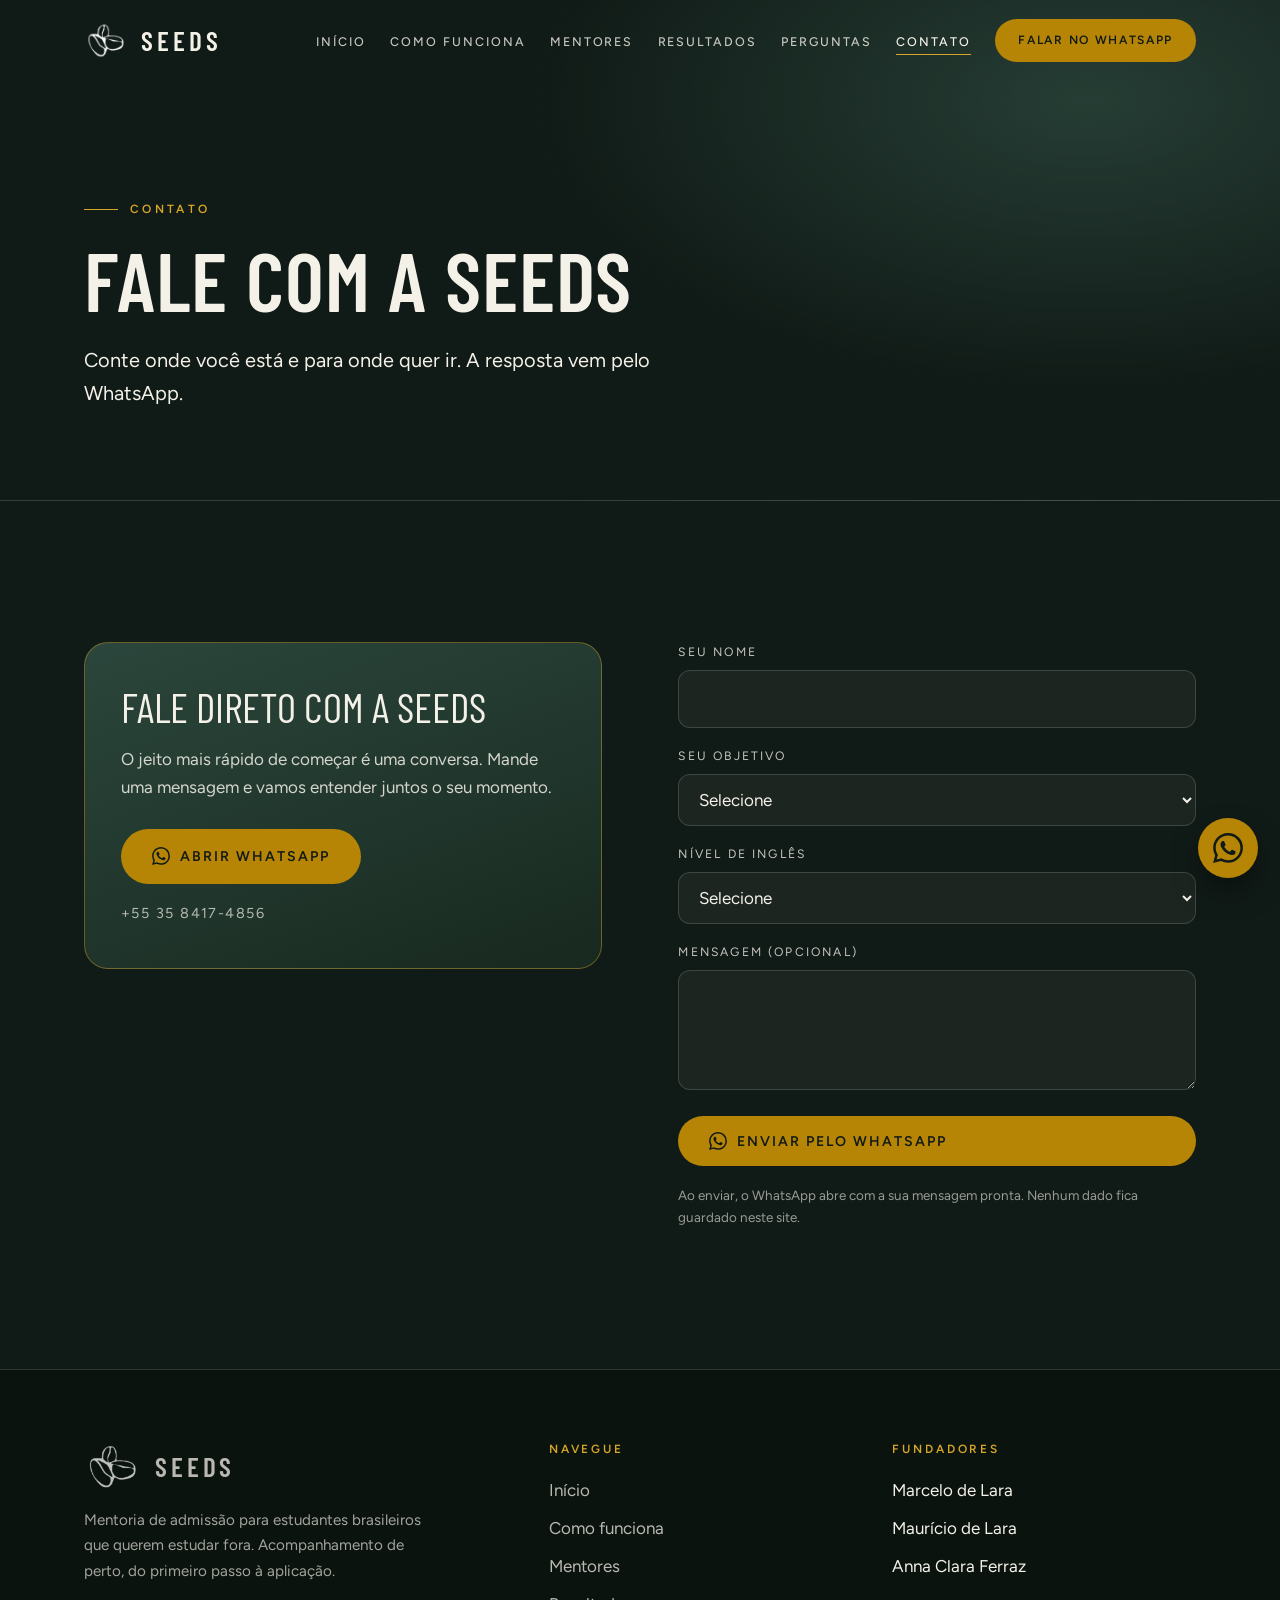
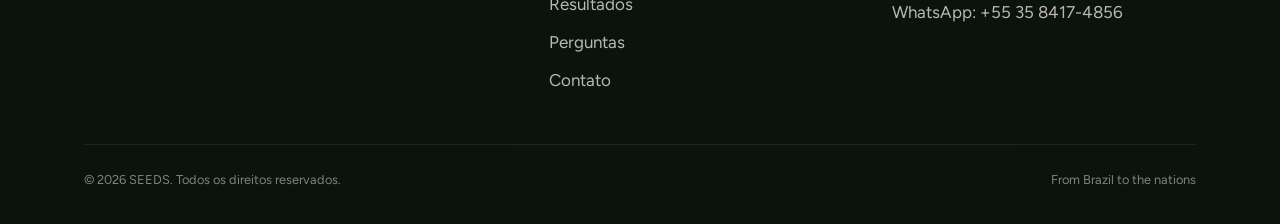
<file: seeds-site (1)/seeds-site/contato.html>
<!doctype html>
<html lang="pt-BR">
<head>
<meta charset="utf-8">
<meta name="viewport" content="width=device-width,initial-scale=1">
<title>Contato | SEEDS</title>
<meta name="description" content="Fale com a SEEDS pelo WhatsApp e comece sua jornada para estudar fora.">
<meta name="theme-color" content="#101A16">
<meta property="og:title" content="Contato | SEEDS">
<meta property="og:description" content="Fale com a SEEDS pelo WhatsApp e comece sua jornada para estudar fora.">
<meta property="og:type" content="website">
<link rel="icon" href="assets/logo-provisoria.png">
<link rel="preconnect" href="https://fonts.googleapis.com">
<link rel="preconnect" href="https://fonts.gstatic.com" crossorigin>
<link href="https://fonts.googleapis.com/css2?family=Barlow+Condensed:wght@500;600;700&family=Figtree:wght@400;500;600&display=swap" rel="stylesheet">
<link rel="stylesheet" href="assets/style.css">
</head>
<body>
<header class="site-header">
  <div class="wrap nav">
    <a class="brand" href="index.html" aria-label="SEEDS — início"><img src="assets/logo-provisoria.png" alt=""><span>SEEDS</span></a>
    <button class="menu-btn" aria-label="Abrir menu" aria-expanded="false"><span></span></button>
    <ul><li><a class="link" href="index.html">Início</a></li><li><a class="link" href="como-funciona.html">Como funciona</a></li><li><a class="link" href="mentores.html">Mentores</a></li><li><a class="link" href="resultados.html">Resultados</a></li><li><a class="link" href="faq.html">Perguntas</a></li><li><a class="link" href="contato.html" aria-current="page">Contato</a></li><li><a class="btn btn-gold btn-sm" href="https://wa.me/553584174856?text=Ol%C3%A1%2C%20Seeds!%20Gostaria%20de%20saber%20mais%20sobre%20a%20mentoria." target="_blank" rel="noopener">Falar no WhatsApp</a></li></ul>
  </div>
</header>
<main>

<section class="page-hero"><div class="wrap">
  <div class="eyebrow reveal in">Contato</div>
  <h1 class="reveal in d1">Fale com a SEEDS</h1>
  <p class="lead reveal in d2">Conte onde você está e para onde quer ir. A resposta vem pelo WhatsApp.</p>
</div></section>
<section class="sec"><div class="wrap contact-grid">
  <div class="wa-card reveal">
    <div class="big">Fale direto com a SEEDS</div>
    <p>O jeito mais rápido de começar é uma conversa. Mande uma mensagem e vamos entender juntos o seu momento.</p>
    <a class="btn btn-gold" href="https://wa.me/553584174856?text=Ol%C3%A1%2C%20Seeds!%20Gostaria%20de%20saber%20mais%20sobre%20a%20mentoria." target="_blank" rel="noopener"><svg viewBox="0 0 24 24" aria-hidden="true"><path d="M17.472 14.382c-.297-.149-1.758-.867-2.03-.967-.273-.099-.471-.148-.67.15-.197.297-.767.966-.94 1.164-.173.199-.347.223-.644.075-.297-.15-1.255-.463-2.39-1.475-.883-.788-1.48-1.761-1.653-2.059-.173-.297-.018-.458.13-.606.134-.133.298-.347.446-.52.149-.174.198-.298.298-.497.099-.198.05-.371-.025-.52-.075-.149-.669-1.612-.916-2.207-.242-.579-.487-.5-.669-.51-.173-.008-.371-.01-.57-.01-.198 0-.52.074-.792.372-.272.297-1.04 1.016-1.04 2.479 0 1.462 1.065 2.875 1.213 3.074.149.198 2.096 3.2 5.077 4.487.709.306 1.262.489 1.694.625.712.227 1.36.195 1.871.118.571-.085 1.758-.719 2.006-1.413.248-.694.248-1.289.173-1.413-.074-.124-.272-.198-.57-.347m-5.421 7.403h-.004a9.87 9.87 0 01-5.031-1.378l-.361-.214-3.741.982.998-3.648-.235-.374a9.86 9.86 0 01-1.51-5.26c.001-5.45 4.436-9.884 9.888-9.884 2.64 0 5.122 1.03 6.988 2.898a9.825 9.825 0 012.893 6.994c-.003 5.45-4.437 9.884-9.885 9.884m8.413-18.297A11.815 11.815 0 0012.05 0C5.495 0 .16 5.335.157 11.892c0 2.096.547 4.142 1.588 5.945L.057 24l6.305-1.654a11.882 11.882 0 005.683 1.448h.005c6.554 0 11.89-5.335 11.893-11.893a11.821 11.821 0 00-3.48-8.413Z"/></svg> Abrir WhatsApp</a>
    <span class="wa-num">+55 35 8417-4856</span>
  </div>
  <form id="contact-form" class="reveal d1">
    <div><label for="nome">Seu nome</label><input id="nome" name="nome" required autocomplete="name"></div>
    <div><label for="objetivo">Seu objetivo</label>
      <select id="objetivo" name="objetivo" required>
        <option value="" disabled selected>Selecione</option>
        <option>Estudar nos Estados Unidos</option>
        <option>Estudar em outro país</option>
        <option>Ainda estou explorando as possibilidades</option>
      </select></div>
    <div><label for="nivel">Nível de inglês</label>
      <select id="nivel" name="nivel" required>
        <option value="" disabled selected>Selecione</option>
        <option>Básico</option><option>Intermediário</option><option>Avançado</option><option>Não sei dizer</option>
      </select></div>
    <div><label for="mensagem">Mensagem (opcional)</label><textarea id="mensagem" name="mensagem"></textarea></div>
    <button class="btn btn-gold" type="submit"><svg viewBox="0 0 24 24" aria-hidden="true"><path d="M17.472 14.382c-.297-.149-1.758-.867-2.03-.967-.273-.099-.471-.148-.67.15-.197.297-.767.966-.94 1.164-.173.199-.347.223-.644.075-.297-.15-1.255-.463-2.39-1.475-.883-.788-1.48-1.761-1.653-2.059-.173-.297-.018-.458.13-.606.134-.133.298-.347.446-.52.149-.174.198-.298.298-.497.099-.198.05-.371-.025-.52-.075-.149-.669-1.612-.916-2.207-.242-.579-.487-.5-.669-.51-.173-.008-.371-.01-.57-.01-.198 0-.52.074-.792.372-.272.297-1.04 1.016-1.04 2.479 0 1.462 1.065 2.875 1.213 3.074.149.198 2.096 3.2 5.077 4.487.709.306 1.262.489 1.694.625.712.227 1.36.195 1.871.118.571-.085 1.758-.719 2.006-1.413.248-.694.248-1.289.173-1.413-.074-.124-.272-.198-.57-.347m-5.421 7.403h-.004a9.87 9.87 0 01-5.031-1.378l-.361-.214-3.741.982.998-3.648-.235-.374a9.86 9.86 0 01-1.51-5.26c.001-5.45 4.436-9.884 9.888-9.884 2.64 0 5.122 1.03 6.988 2.898a9.825 9.825 0 012.893 6.994c-.003 5.45-4.437 9.884-9.885 9.884m8.413-18.297A11.815 11.815 0 0012.05 0C5.495 0 .16 5.335.157 11.892c0 2.096.547 4.142 1.588 5.945L.057 24l6.305-1.654a11.882 11.882 0 005.683 1.448h.005c6.554 0 11.89-5.335 11.893-11.893a11.821 11.821 0 00-3.48-8.413Z"/></svg> Enviar pelo WhatsApp</button>
    <p class="form-note">Ao enviar, o WhatsApp abre com a sua mensagem pronta. Nenhum dado fica guardado neste site.</p>
  </form>
</div></section>

</main>
<footer>
  <div class="wrap">
    <div class="foot">
      <div>
        <a class="brand" href="index.html"><img src="assets/logo-provisoria.png" alt="SEEDS"><span>SEEDS</span></a>
        <p>Mentoria de admissão para estudantes brasileiros que querem estudar fora. Acompanhamento de perto, do primeiro passo à aplicação.</p>
      </div>
      <div><h4>Navegue</h4><ul><li><a href="index.html">Início</a></li><li><a href="como-funciona.html">Como funciona</a></li><li><a href="mentores.html">Mentores</a></li><li><a href="resultados.html">Resultados</a></li><li><a href="faq.html">Perguntas</a></li><li><a href="contato.html">Contato</a></li></ul></div>
      <div><h4>Fundadores</h4><ul><li>Marcelo de Lara</li><li>Maurício de Lara</li><li>Anna Clara Ferraz</li><li style="margin-top:8px"><a href="https://wa.me/553584174856?text=Ol%C3%A1%2C%20Seeds!%20Gostaria%20de%20saber%20mais%20sobre%20a%20mentoria." target="_blank" rel="noopener">WhatsApp: +55 35 8417-4856</a></li></ul></div>
    </div>
    <div class="legal"><span>© 2026 SEEDS. Todos os direitos reservados.</span><span>From Brazil to the nations</span></div>
  </div>
</footer>
<a class="wa-float" href="https://wa.me/553584174856?text=Ol%C3%A1%2C%20Seeds!%20Gostaria%20de%20saber%20mais%20sobre%20a%20mentoria." target="_blank" rel="noopener" aria-label="Falar no WhatsApp"><svg viewBox="0 0 24 24" aria-hidden="true"><path d="M17.472 14.382c-.297-.149-1.758-.867-2.03-.967-.273-.099-.471-.148-.67.15-.197.297-.767.966-.94 1.164-.173.199-.347.223-.644.075-.297-.15-1.255-.463-2.39-1.475-.883-.788-1.48-1.761-1.653-2.059-.173-.297-.018-.458.13-.606.134-.133.298-.347.446-.52.149-.174.198-.298.298-.497.099-.198.05-.371-.025-.52-.075-.149-.669-1.612-.916-2.207-.242-.579-.487-.5-.669-.51-.173-.008-.371-.01-.57-.01-.198 0-.52.074-.792.372-.272.297-1.04 1.016-1.04 2.479 0 1.462 1.065 2.875 1.213 3.074.149.198 2.096 3.2 5.077 4.487.709.306 1.262.489 1.694.625.712.227 1.36.195 1.871.118.571-.085 1.758-.719 2.006-1.413.248-.694.248-1.289.173-1.413-.074-.124-.272-.198-.57-.347m-5.421 7.403h-.004a9.87 9.87 0 01-5.031-1.378l-.361-.214-3.741.982.998-3.648-.235-.374a9.86 9.86 0 01-1.51-5.26c.001-5.45 4.436-9.884 9.888-9.884 2.64 0 5.122 1.03 6.988 2.898a9.825 9.825 0 012.893 6.994c-.003 5.45-4.437 9.884-9.885 9.884m8.413-18.297A11.815 11.815 0 0012.05 0C5.495 0 .16 5.335.157 11.892c0 2.096.547 4.142 1.588 5.945L.057 24l6.305-1.654a11.882 11.882 0 005.683 1.448h.005c6.554 0 11.89-5.335 11.893-11.893a11.821 11.821 0 00-3.48-8.413Z"/></svg></a>
<script src="assets/script.js"></script>

</body>
</html>
</file>
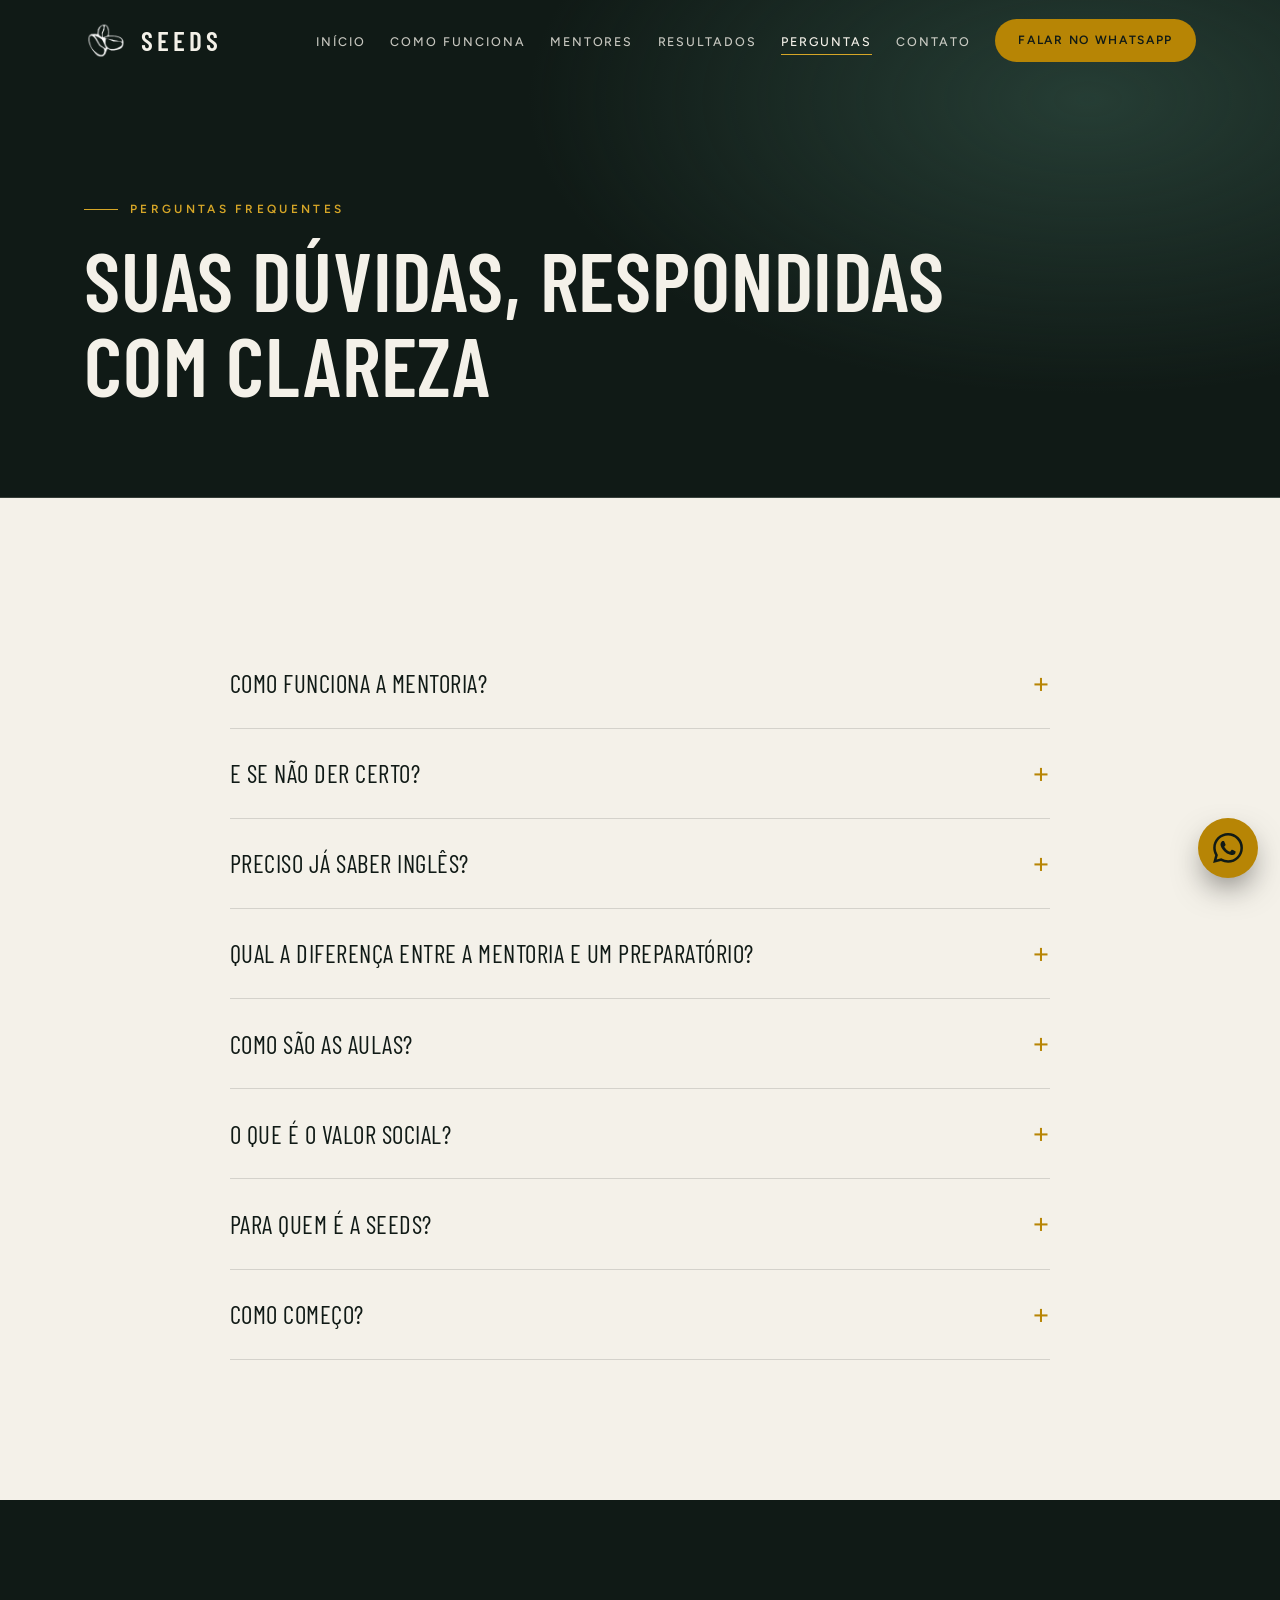
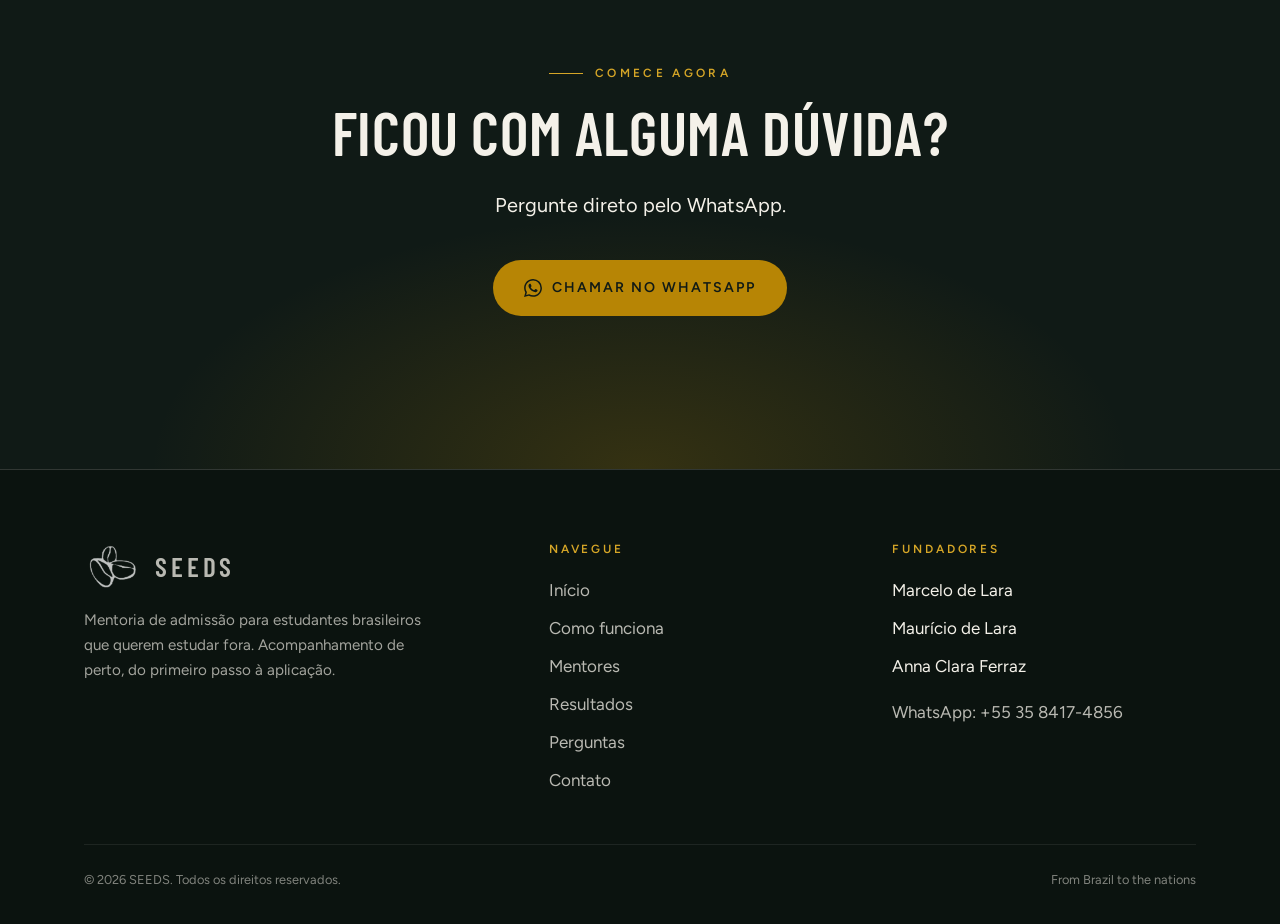
<file: seeds-site (1)/seeds-site/faq.html>
<!doctype html>
<html lang="pt-BR">
<head>
<meta charset="utf-8">
<meta name="viewport" content="width=device-width,initial-scale=1">
<title>Perguntas frequentes | SEEDS</title>
<meta name="description" content="Tire suas dúvidas sobre a mentoria SEEDS: como funciona, valor social, nível de inglês e como começar.">
<meta name="theme-color" content="#101A16">
<meta property="og:title" content="Perguntas frequentes | SEEDS">
<meta property="og:description" content="Tire suas dúvidas sobre a mentoria SEEDS: como funciona, valor social, nível de inglês e como começar.">
<meta property="og:type" content="website">
<link rel="icon" href="assets/logo-provisoria.png">
<link rel="preconnect" href="https://fonts.googleapis.com">
<link rel="preconnect" href="https://fonts.gstatic.com" crossorigin>
<link href="https://fonts.googleapis.com/css2?family=Barlow+Condensed:wght@500;600;700&family=Figtree:wght@400;500;600&display=swap" rel="stylesheet">
<link rel="stylesheet" href="assets/style.css">
</head>
<body>
<header class="site-header">
  <div class="wrap nav">
    <a class="brand" href="index.html" aria-label="SEEDS — início"><img src="assets/logo-provisoria.png" alt=""><span>SEEDS</span></a>
    <button class="menu-btn" aria-label="Abrir menu" aria-expanded="false"><span></span></button>
    <ul><li><a class="link" href="index.html">Início</a></li><li><a class="link" href="como-funciona.html">Como funciona</a></li><li><a class="link" href="mentores.html">Mentores</a></li><li><a class="link" href="resultados.html">Resultados</a></li><li><a class="link" href="faq.html" aria-current="page">Perguntas</a></li><li><a class="link" href="contato.html">Contato</a></li><li><a class="btn btn-gold btn-sm" href="https://wa.me/553584174856?text=Ol%C3%A1%2C%20Seeds!%20Gostaria%20de%20saber%20mais%20sobre%20a%20mentoria." target="_blank" rel="noopener">Falar no WhatsApp</a></li></ul>
  </div>
</header>
<main>

<section class="page-hero"><div class="wrap">
  <div class="eyebrow reveal in">Perguntas frequentes</div>
  <h1 class="reveal in d1">Suas dúvidas, respondidas com clareza</h1>
</div></section>
<section class="sec sec-cream"><div class="wrap"><div class="faq"><details class="reveal"><summary>Como funciona a mentoria?</summary><p>Seguimos três fases: diagnóstico (nivelamento de inglês e pesquisa de faculdades), rotina semanal de estudo dirigido e, por fim, montagem dos documentos e aplicação. Tudo por videochamada, com acompanhamento individual.</p></details><details class="reveal"><summary>E se não der certo?</summary><p>Nenhuma mentoria honesta pode garantir uma aprovação, porque a decisão final é de cada universidade. O que garantimos é acompanhamento de perto, método, organização e dedicação total para que a sua candidatura seja a mais forte possível.</p></details><details class="reveal"><summary>Preciso já saber inglês?</summary><p>Não. Oferecemos aulas do básico ao avançado. O nivelamento inicial mostra onde você está, e avançamos num ritmo que respeita o seu aprendizado.</p></details><details class="reveal"><summary>Qual a diferença entre a mentoria e um preparatório?</summary><p>O preparatório entrega conteúdo. A mentoria acompanha você individualmente: correções, aulas, diagnóstico, escrita, escolha de faculdades, autoconhecimento, documentos e alertas de prazos, tudo em um só lugar.</p></details><details class="reveal"><summary>Como são as aulas?</summary><p>Por videochamada. Toda semana há uma aula e uma conversação para praticar o que foi aprendido.</p></details><details class="reveal"><summary>O que é o valor social?</summary><p>É a nossa forma de entender a realidade de cada aluno. Conversamos com carinho sobre o que cabe para você e sua família e chegamos juntos a um valor justo. Os detalhes são combinados pelo WhatsApp.</p></details><details class="reveal"><summary>Para quem é a SEEDS?</summary><p>Para estudantes do ensino médio ou já formados que sonham em estudar fora, em qualquer nível de inglês.</p></details><details class="reveal"><summary>Como começo?</summary><p>É simples: chame a gente no WhatsApp, conte seu objetivo e marcamos a conversa inicial.</p></details></div></div></section>
<section class="cta"><div class="wrap">
  <div class="eyebrow reveal">Comece agora</div>
  <h2 class="reveal d1">Ficou com alguma dúvida?</h2>
  <p class="lead reveal d2">Pergunte direto pelo WhatsApp.</p>
  <a class="btn btn-gold reveal d3" href="https://wa.me/553584174856?text=Ol%C3%A1%2C%20Seeds!%20Gostaria%20de%20saber%20mais%20sobre%20a%20mentoria." target="_blank" rel="noopener"><svg viewBox="0 0 24 24" aria-hidden="true"><path d="M17.472 14.382c-.297-.149-1.758-.867-2.03-.967-.273-.099-.471-.148-.67.15-.197.297-.767.966-.94 1.164-.173.199-.347.223-.644.075-.297-.15-1.255-.463-2.39-1.475-.883-.788-1.48-1.761-1.653-2.059-.173-.297-.018-.458.13-.606.134-.133.298-.347.446-.52.149-.174.198-.298.298-.497.099-.198.05-.371-.025-.52-.075-.149-.669-1.612-.916-2.207-.242-.579-.487-.5-.669-.51-.173-.008-.371-.01-.57-.01-.198 0-.52.074-.792.372-.272.297-1.04 1.016-1.04 2.479 0 1.462 1.065 2.875 1.213 3.074.149.198 2.096 3.2 5.077 4.487.709.306 1.262.489 1.694.625.712.227 1.36.195 1.871.118.571-.085 1.758-.719 2.006-1.413.248-.694.248-1.289.173-1.413-.074-.124-.272-.198-.57-.347m-5.421 7.403h-.004a9.87 9.87 0 01-5.031-1.378l-.361-.214-3.741.982.998-3.648-.235-.374a9.86 9.86 0 01-1.51-5.26c.001-5.45 4.436-9.884 9.888-9.884 2.64 0 5.122 1.03 6.988 2.898a9.825 9.825 0 012.893 6.994c-.003 5.45-4.437 9.884-9.885 9.884m8.413-18.297A11.815 11.815 0 0012.05 0C5.495 0 .16 5.335.157 11.892c0 2.096.547 4.142 1.588 5.945L.057 24l6.305-1.654a11.882 11.882 0 005.683 1.448h.005c6.554 0 11.89-5.335 11.893-11.893a11.821 11.821 0 00-3.48-8.413Z"/></svg> Chamar no WhatsApp</a>
</div></section>

</main>
<footer>
  <div class="wrap">
    <div class="foot">
      <div>
        <a class="brand" href="index.html"><img src="assets/logo-provisoria.png" alt="SEEDS"><span>SEEDS</span></a>
        <p>Mentoria de admissão para estudantes brasileiros que querem estudar fora. Acompanhamento de perto, do primeiro passo à aplicação.</p>
      </div>
      <div><h4>Navegue</h4><ul><li><a href="index.html">Início</a></li><li><a href="como-funciona.html">Como funciona</a></li><li><a href="mentores.html">Mentores</a></li><li><a href="resultados.html">Resultados</a></li><li><a href="faq.html">Perguntas</a></li><li><a href="contato.html">Contato</a></li></ul></div>
      <div><h4>Fundadores</h4><ul><li>Marcelo de Lara</li><li>Maurício de Lara</li><li>Anna Clara Ferraz</li><li style="margin-top:8px"><a href="https://wa.me/553584174856?text=Ol%C3%A1%2C%20Seeds!%20Gostaria%20de%20saber%20mais%20sobre%20a%20mentoria." target="_blank" rel="noopener">WhatsApp: +55 35 8417-4856</a></li></ul></div>
    </div>
    <div class="legal"><span>© 2026 SEEDS. Todos os direitos reservados.</span><span>From Brazil to the nations</span></div>
  </div>
</footer>
<a class="wa-float" href="https://wa.me/553584174856?text=Ol%C3%A1%2C%20Seeds!%20Gostaria%20de%20saber%20mais%20sobre%20a%20mentoria." target="_blank" rel="noopener" aria-label="Falar no WhatsApp"><svg viewBox="0 0 24 24" aria-hidden="true"><path d="M17.472 14.382c-.297-.149-1.758-.867-2.03-.967-.273-.099-.471-.148-.67.15-.197.297-.767.966-.94 1.164-.173.199-.347.223-.644.075-.297-.15-1.255-.463-2.39-1.475-.883-.788-1.48-1.761-1.653-2.059-.173-.297-.018-.458.13-.606.134-.133.298-.347.446-.52.149-.174.198-.298.298-.497.099-.198.05-.371-.025-.52-.075-.149-.669-1.612-.916-2.207-.242-.579-.487-.5-.669-.51-.173-.008-.371-.01-.57-.01-.198 0-.52.074-.792.372-.272.297-1.04 1.016-1.04 2.479 0 1.462 1.065 2.875 1.213 3.074.149.198 2.096 3.2 5.077 4.487.709.306 1.262.489 1.694.625.712.227 1.36.195 1.871.118.571-.085 1.758-.719 2.006-1.413.248-.694.248-1.289.173-1.413-.074-.124-.272-.198-.57-.347m-5.421 7.403h-.004a9.87 9.87 0 01-5.031-1.378l-.361-.214-3.741.982.998-3.648-.235-.374a9.86 9.86 0 01-1.51-5.26c.001-5.45 4.436-9.884 9.888-9.884 2.64 0 5.122 1.03 6.988 2.898a9.825 9.825 0 012.893 6.994c-.003 5.45-4.437 9.884-9.885 9.884m8.413-18.297A11.815 11.815 0 0012.05 0C5.495 0 .16 5.335.157 11.892c0 2.096.547 4.142 1.588 5.945L.057 24l6.305-1.654a11.882 11.882 0 005.683 1.448h.005c6.554 0 11.89-5.335 11.893-11.893a11.821 11.821 0 00-3.48-8.413Z"/></svg></a>
<script src="assets/script.js"></script>

</body>
</html>
</file>
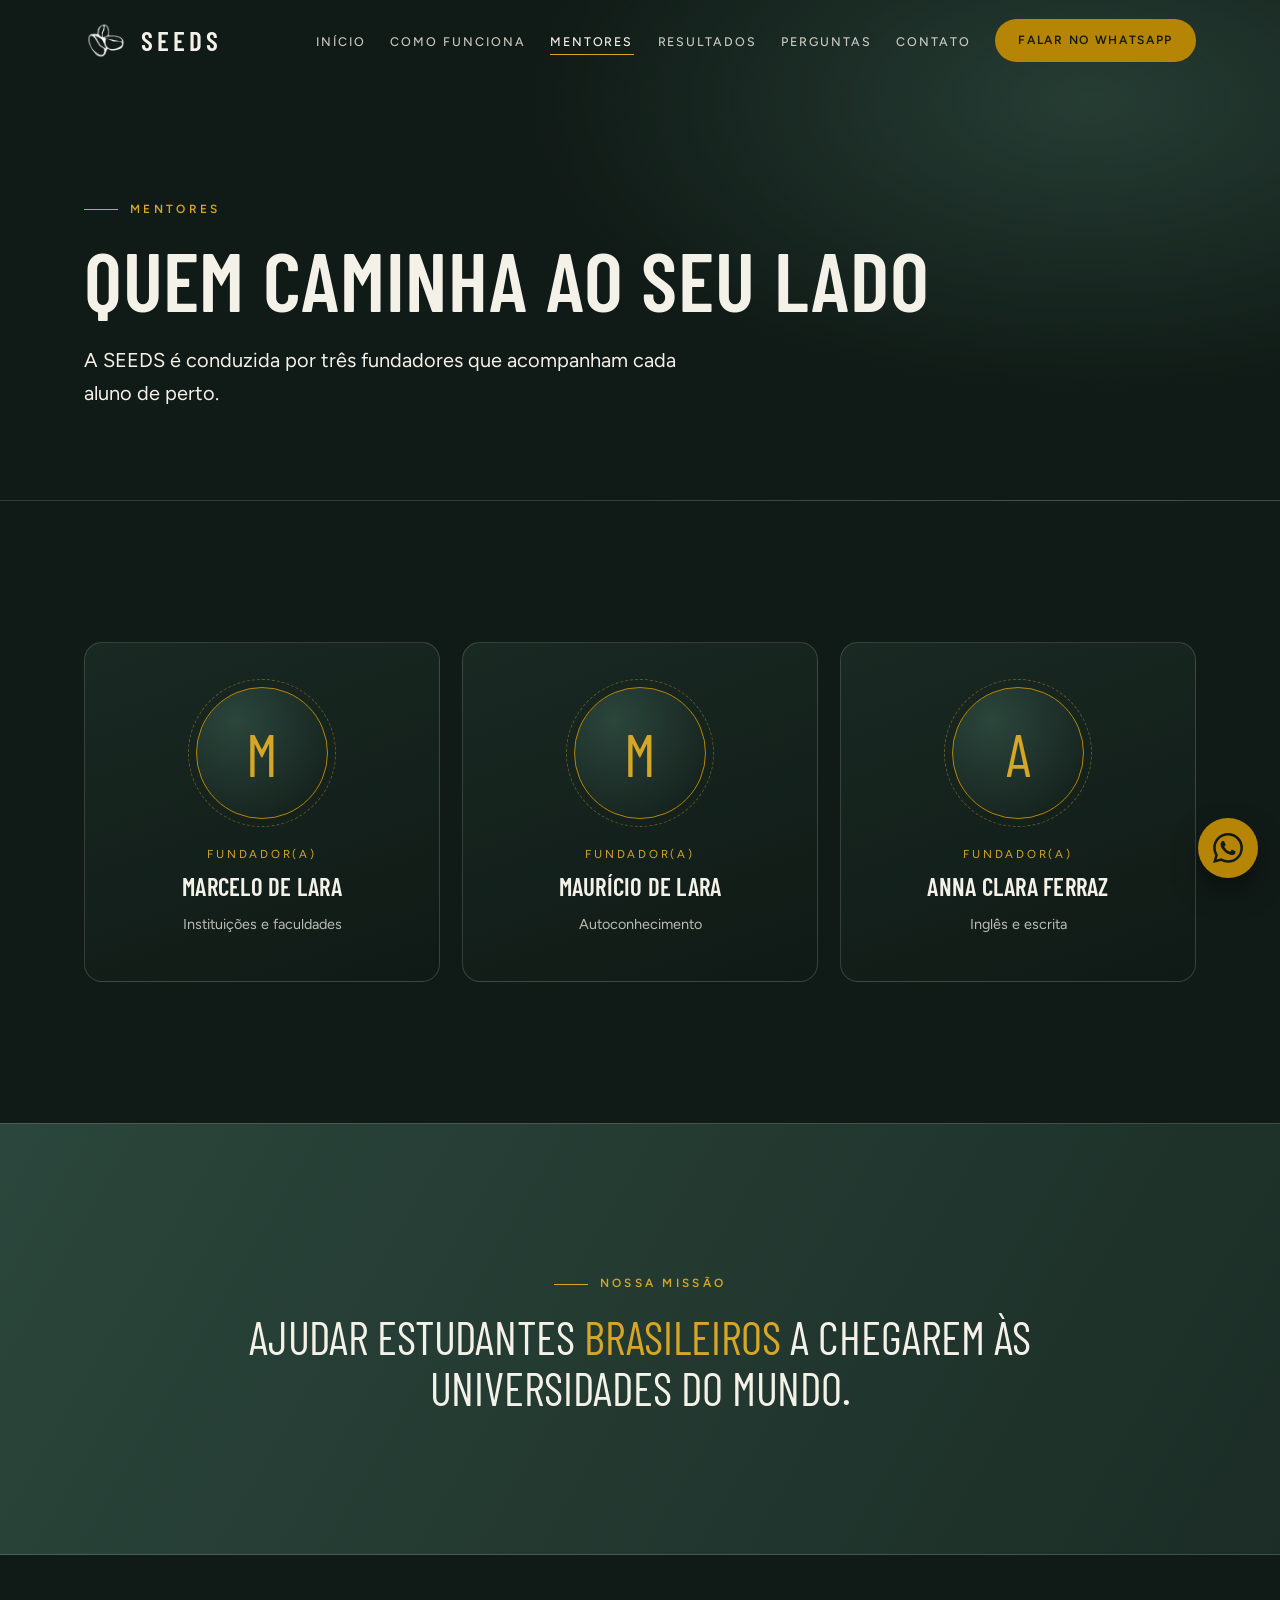
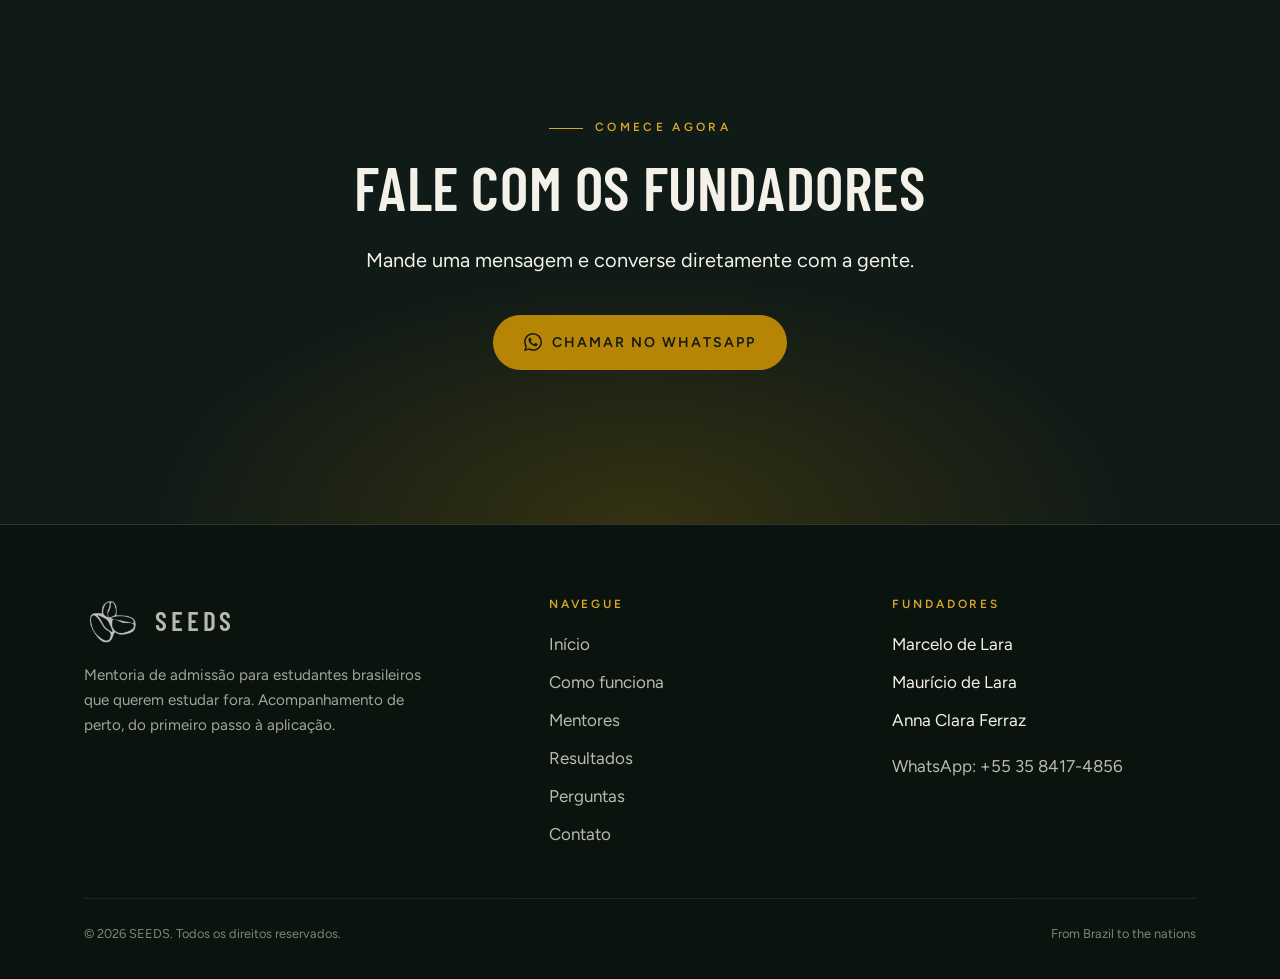
<file: seeds-site (1)/seeds-site/mentores.html>
<!doctype html>
<html lang="pt-BR">
<head>
<meta charset="utf-8">
<meta name="viewport" content="width=device-width,initial-scale=1">
<title>Mentores | SEEDS</title>
<meta name="description" content="Conheça os fundadores da SEEDS: Marcelo de Lara, Maurício de Lara e Anna Clara Ferraz.">
<meta name="theme-color" content="#101A16">
<meta property="og:title" content="Mentores | SEEDS">
<meta property="og:description" content="Conheça os fundadores da SEEDS: Marcelo de Lara, Maurício de Lara e Anna Clara Ferraz.">
<meta property="og:type" content="website">
<link rel="icon" href="assets/logo-provisoria.png">
<link rel="preconnect" href="https://fonts.googleapis.com">
<link rel="preconnect" href="https://fonts.gstatic.com" crossorigin>
<link href="https://fonts.googleapis.com/css2?family=Barlow+Condensed:wght@500;600;700&family=Figtree:wght@400;500;600&display=swap" rel="stylesheet">
<link rel="stylesheet" href="assets/style.css">
</head>
<body>
<header class="site-header">
  <div class="wrap nav">
    <a class="brand" href="index.html" aria-label="SEEDS — início"><img src="assets/logo-provisoria.png" alt=""><span>SEEDS</span></a>
    <button class="menu-btn" aria-label="Abrir menu" aria-expanded="false"><span></span></button>
    <ul><li><a class="link" href="index.html">Início</a></li><li><a class="link" href="como-funciona.html">Como funciona</a></li><li><a class="link" href="mentores.html" aria-current="page">Mentores</a></li><li><a class="link" href="resultados.html">Resultados</a></li><li><a class="link" href="faq.html">Perguntas</a></li><li><a class="link" href="contato.html">Contato</a></li><li><a class="btn btn-gold btn-sm" href="https://wa.me/553584174856?text=Ol%C3%A1%2C%20Seeds!%20Gostaria%20de%20saber%20mais%20sobre%20a%20mentoria." target="_blank" rel="noopener">Falar no WhatsApp</a></li></ul>
  </div>
</header>
<main>

<section class="page-hero"><div class="wrap">
  <div class="eyebrow reveal in">Mentores</div>
  <h1 class="reveal in d1">Quem caminha ao seu lado</h1>
  <p class="lead reveal in d2">A SEEDS é conduzida por três fundadores que acompanham cada aluno de perto.</p>
</div></section>
<section class="sec"><div class="wrap"><div class="grid g3"><div class="card founder reveal d0"><div class="mono">M</div><div class="role">Fundador(a)</div><h3>Marcelo de Lara</h3><div class="area">Instituições e faculdades</div></div><div class="card founder reveal d1"><div class="mono">M</div><div class="role">Fundador(a)</div><h3>Maurício de Lara</h3><div class="area">Autoconhecimento</div></div><div class="card founder reveal d2"><div class="mono">A</div><div class="role">Fundador(a)</div><h3>Anna Clara Ferraz</h3><div class="area">Inglês e escrita</div></div></div></div></section>
<section class="band sec"><div class="wrap center">
  <div class="eyebrow reveal">Nossa missão</div>
  <p class="quote reveal d1" style="max-width:900px;margin:0 auto">Ajudar estudantes <em>brasileiros</em> a chegarem às universidades do mundo.</p>
</div></section>
<section class="cta"><div class="wrap">
  <div class="eyebrow reveal">Comece agora</div>
  <h2 class="reveal d1">Fale com os fundadores</h2>
  <p class="lead reveal d2">Mande uma mensagem e converse diretamente com a gente.</p>
  <a class="btn btn-gold reveal d3" href="https://wa.me/553584174856?text=Ol%C3%A1%2C%20Seeds!%20Gostaria%20de%20saber%20mais%20sobre%20a%20mentoria." target="_blank" rel="noopener"><svg viewBox="0 0 24 24" aria-hidden="true"><path d="M17.472 14.382c-.297-.149-1.758-.867-2.03-.967-.273-.099-.471-.148-.67.15-.197.297-.767.966-.94 1.164-.173.199-.347.223-.644.075-.297-.15-1.255-.463-2.39-1.475-.883-.788-1.48-1.761-1.653-2.059-.173-.297-.018-.458.13-.606.134-.133.298-.347.446-.52.149-.174.198-.298.298-.497.099-.198.05-.371-.025-.52-.075-.149-.669-1.612-.916-2.207-.242-.579-.487-.5-.669-.51-.173-.008-.371-.01-.57-.01-.198 0-.52.074-.792.372-.272.297-1.04 1.016-1.04 2.479 0 1.462 1.065 2.875 1.213 3.074.149.198 2.096 3.2 5.077 4.487.709.306 1.262.489 1.694.625.712.227 1.36.195 1.871.118.571-.085 1.758-.719 2.006-1.413.248-.694.248-1.289.173-1.413-.074-.124-.272-.198-.57-.347m-5.421 7.403h-.004a9.87 9.87 0 01-5.031-1.378l-.361-.214-3.741.982.998-3.648-.235-.374a9.86 9.86 0 01-1.51-5.26c.001-5.45 4.436-9.884 9.888-9.884 2.64 0 5.122 1.03 6.988 2.898a9.825 9.825 0 012.893 6.994c-.003 5.45-4.437 9.884-9.885 9.884m8.413-18.297A11.815 11.815 0 0012.05 0C5.495 0 .16 5.335.157 11.892c0 2.096.547 4.142 1.588 5.945L.057 24l6.305-1.654a11.882 11.882 0 005.683 1.448h.005c6.554 0 11.89-5.335 11.893-11.893a11.821 11.821 0 00-3.48-8.413Z"/></svg> Chamar no WhatsApp</a>
</div></section>

</main>
<footer>
  <div class="wrap">
    <div class="foot">
      <div>
        <a class="brand" href="index.html"><img src="assets/logo-provisoria.png" alt="SEEDS"><span>SEEDS</span></a>
        <p>Mentoria de admissão para estudantes brasileiros que querem estudar fora. Acompanhamento de perto, do primeiro passo à aplicação.</p>
      </div>
      <div><h4>Navegue</h4><ul><li><a href="index.html">Início</a></li><li><a href="como-funciona.html">Como funciona</a></li><li><a href="mentores.html">Mentores</a></li><li><a href="resultados.html">Resultados</a></li><li><a href="faq.html">Perguntas</a></li><li><a href="contato.html">Contato</a></li></ul></div>
      <div><h4>Fundadores</h4><ul><li>Marcelo de Lara</li><li>Maurício de Lara</li><li>Anna Clara Ferraz</li><li style="margin-top:8px"><a href="https://wa.me/553584174856?text=Ol%C3%A1%2C%20Seeds!%20Gostaria%20de%20saber%20mais%20sobre%20a%20mentoria." target="_blank" rel="noopener">WhatsApp: +55 35 8417-4856</a></li></ul></div>
    </div>
    <div class="legal"><span>© 2026 SEEDS. Todos os direitos reservados.</span><span>From Brazil to the nations</span></div>
  </div>
</footer>
<a class="wa-float" href="https://wa.me/553584174856?text=Ol%C3%A1%2C%20Seeds!%20Gostaria%20de%20saber%20mais%20sobre%20a%20mentoria." target="_blank" rel="noopener" aria-label="Falar no WhatsApp"><svg viewBox="0 0 24 24" aria-hidden="true"><path d="M17.472 14.382c-.297-.149-1.758-.867-2.03-.967-.273-.099-.471-.148-.67.15-.197.297-.767.966-.94 1.164-.173.199-.347.223-.644.075-.297-.15-1.255-.463-2.39-1.475-.883-.788-1.48-1.761-1.653-2.059-.173-.297-.018-.458.13-.606.134-.133.298-.347.446-.52.149-.174.198-.298.298-.497.099-.198.05-.371-.025-.52-.075-.149-.669-1.612-.916-2.207-.242-.579-.487-.5-.669-.51-.173-.008-.371-.01-.57-.01-.198 0-.52.074-.792.372-.272.297-1.04 1.016-1.04 2.479 0 1.462 1.065 2.875 1.213 3.074.149.198 2.096 3.2 5.077 4.487.709.306 1.262.489 1.694.625.712.227 1.36.195 1.871.118.571-.085 1.758-.719 2.006-1.413.248-.694.248-1.289.173-1.413-.074-.124-.272-.198-.57-.347m-5.421 7.403h-.004a9.87 9.87 0 01-5.031-1.378l-.361-.214-3.741.982.998-3.648-.235-.374a9.86 9.86 0 01-1.51-5.26c.001-5.45 4.436-9.884 9.888-9.884 2.64 0 5.122 1.03 6.988 2.898a9.825 9.825 0 012.893 6.994c-.003 5.45-4.437 9.884-9.885 9.884m8.413-18.297A11.815 11.815 0 0012.05 0C5.495 0 .16 5.335.157 11.892c0 2.096.547 4.142 1.588 5.945L.057 24l6.305-1.654a11.882 11.882 0 005.683 1.448h.005c6.554 0 11.89-5.335 11.893-11.893a11.821 11.821 0 00-3.48-8.413Z"/></svg></a>
<script src="assets/script.js"></script>

</body>
</html>
</file>
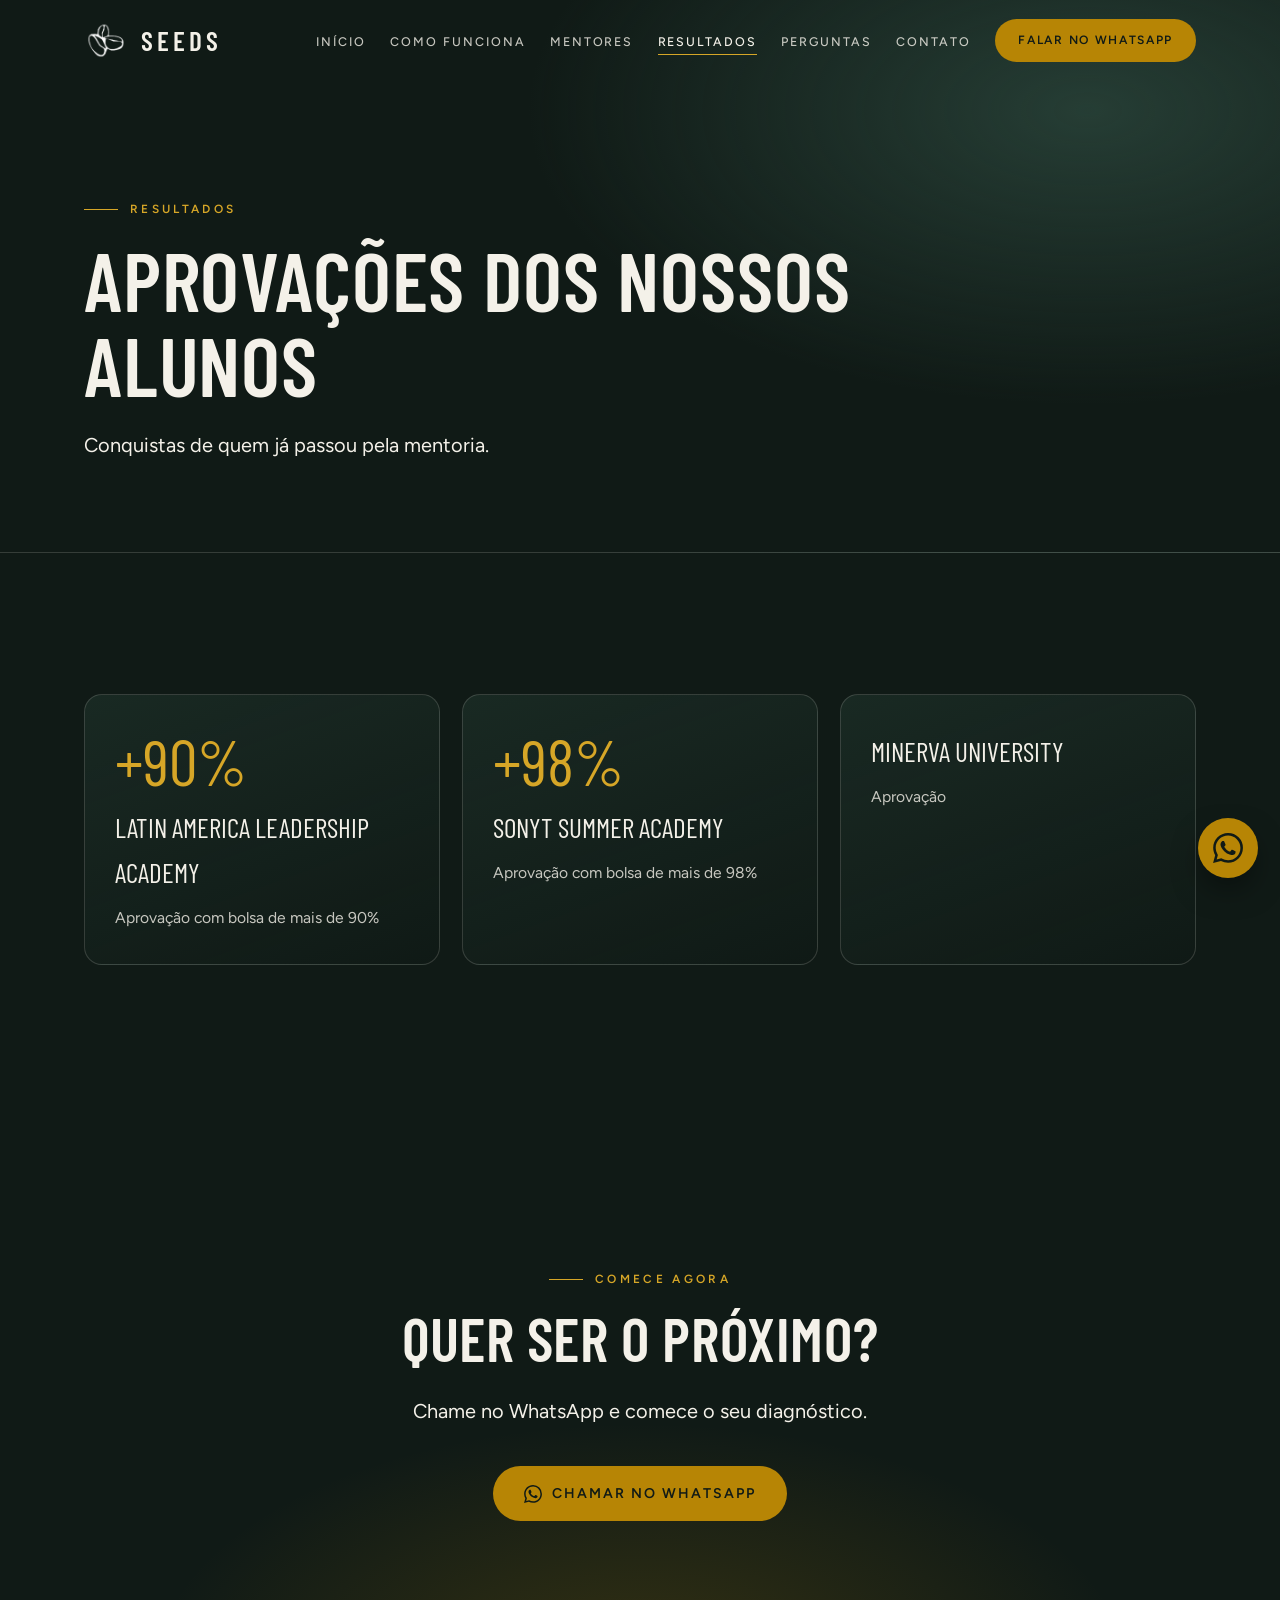
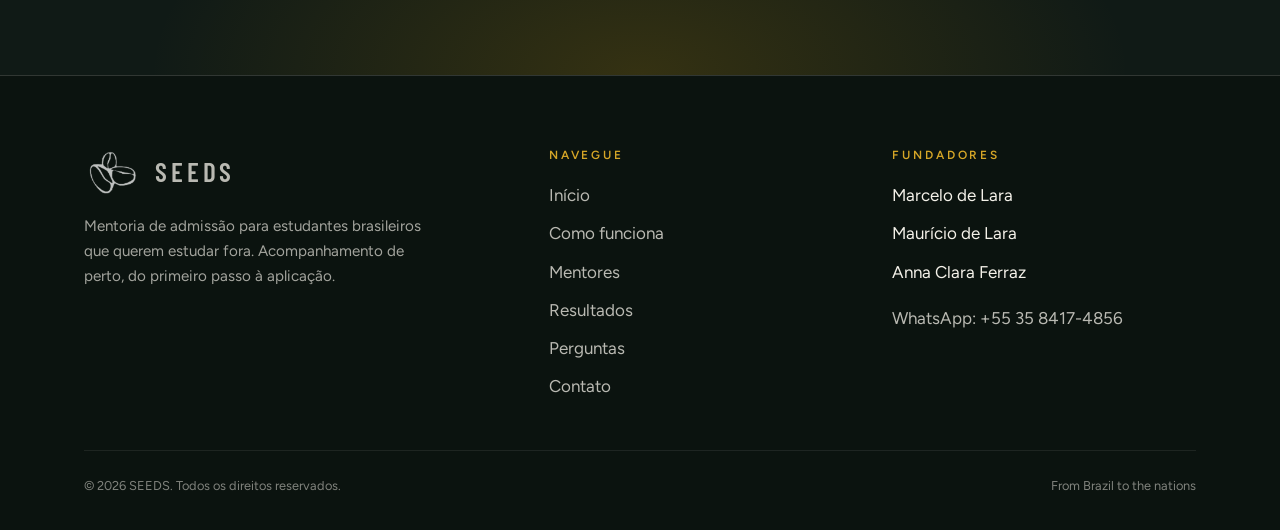
<file: seeds-site (1)/seeds-site/resultados.html>
<!doctype html>
<html lang="pt-BR">
<head>
<meta charset="utf-8">
<meta name="viewport" content="width=device-width,initial-scale=1">
<title>Resultados | SEEDS</title>
<meta name="description" content="Aprovações e conquistas dos alunos da mentoria SEEDS.">
<meta name="theme-color" content="#101A16">
<meta property="og:title" content="Resultados | SEEDS">
<meta property="og:description" content="Aprovações e conquistas dos alunos da mentoria SEEDS.">
<meta property="og:type" content="website">
<link rel="icon" href="assets/logo-provisoria.png">
<link rel="preconnect" href="https://fonts.googleapis.com">
<link rel="preconnect" href="https://fonts.gstatic.com" crossorigin>
<link href="https://fonts.googleapis.com/css2?family=Barlow+Condensed:wght@500;600;700&family=Figtree:wght@400;500;600&display=swap" rel="stylesheet">
<link rel="stylesheet" href="assets/style.css">
</head>
<body>
<header class="site-header">
  <div class="wrap nav">
    <a class="brand" href="index.html" aria-label="SEEDS — início"><img src="assets/logo-provisoria.png" alt=""><span>SEEDS</span></a>
    <button class="menu-btn" aria-label="Abrir menu" aria-expanded="false"><span></span></button>
    <ul><li><a class="link" href="index.html">Início</a></li><li><a class="link" href="como-funciona.html">Como funciona</a></li><li><a class="link" href="mentores.html">Mentores</a></li><li><a class="link" href="resultados.html" aria-current="page">Resultados</a></li><li><a class="link" href="faq.html">Perguntas</a></li><li><a class="link" href="contato.html">Contato</a></li><li><a class="btn btn-gold btn-sm" href="https://wa.me/553584174856?text=Ol%C3%A1%2C%20Seeds!%20Gostaria%20de%20saber%20mais%20sobre%20a%20mentoria." target="_blank" rel="noopener">Falar no WhatsApp</a></li></ul>
  </div>
</header>
<main>

<section class="page-hero"><div class="wrap">
  <div class="eyebrow reveal in">Resultados</div>
  <h1 class="reveal in d1">Aprovações dos nossos alunos</h1>
  <p class="lead reveal in d2">Conquistas de quem já passou pela mentoria.</p>
</div></section>
<section class="sec"><div class="wrap"><div id="aprovacoes"></div></div></section>
<section class="cta"><div class="wrap">
  <div class="eyebrow reveal">Comece agora</div>
  <h2 class="reveal d1">Quer ser o próximo?</h2>
  <p class="lead reveal d2">Chame no WhatsApp e comece o seu diagnóstico.</p>
  <a class="btn btn-gold reveal d3" href="https://wa.me/553584174856?text=Ol%C3%A1%2C%20Seeds!%20Gostaria%20de%20saber%20mais%20sobre%20a%20mentoria." target="_blank" rel="noopener"><svg viewBox="0 0 24 24" aria-hidden="true"><path d="M17.472 14.382c-.297-.149-1.758-.867-2.03-.967-.273-.099-.471-.148-.67.15-.197.297-.767.966-.94 1.164-.173.199-.347.223-.644.075-.297-.15-1.255-.463-2.39-1.475-.883-.788-1.48-1.761-1.653-2.059-.173-.297-.018-.458.13-.606.134-.133.298-.347.446-.52.149-.174.198-.298.298-.497.099-.198.05-.371-.025-.52-.075-.149-.669-1.612-.916-2.207-.242-.579-.487-.5-.669-.51-.173-.008-.371-.01-.57-.01-.198 0-.52.074-.792.372-.272.297-1.04 1.016-1.04 2.479 0 1.462 1.065 2.875 1.213 3.074.149.198 2.096 3.2 5.077 4.487.709.306 1.262.489 1.694.625.712.227 1.36.195 1.871.118.571-.085 1.758-.719 2.006-1.413.248-.694.248-1.289.173-1.413-.074-.124-.272-.198-.57-.347m-5.421 7.403h-.004a9.87 9.87 0 01-5.031-1.378l-.361-.214-3.741.982.998-3.648-.235-.374a9.86 9.86 0 01-1.51-5.26c.001-5.45 4.436-9.884 9.888-9.884 2.64 0 5.122 1.03 6.988 2.898a9.825 9.825 0 012.893 6.994c-.003 5.45-4.437 9.884-9.885 9.884m8.413-18.297A11.815 11.815 0 0012.05 0C5.495 0 .16 5.335.157 11.892c0 2.096.547 4.142 1.588 5.945L.057 24l6.305-1.654a11.882 11.882 0 005.683 1.448h.005c6.554 0 11.89-5.335 11.893-11.893a11.821 11.821 0 00-3.48-8.413Z"/></svg> Chamar no WhatsApp</a>
</div></section>

</main>
<footer>
  <div class="wrap">
    <div class="foot">
      <div>
        <a class="brand" href="index.html"><img src="assets/logo-provisoria.png" alt="SEEDS"><span>SEEDS</span></a>
        <p>Mentoria de admissão para estudantes brasileiros que querem estudar fora. Acompanhamento de perto, do primeiro passo à aplicação.</p>
      </div>
      <div><h4>Navegue</h4><ul><li><a href="index.html">Início</a></li><li><a href="como-funciona.html">Como funciona</a></li><li><a href="mentores.html">Mentores</a></li><li><a href="resultados.html">Resultados</a></li><li><a href="faq.html">Perguntas</a></li><li><a href="contato.html">Contato</a></li></ul></div>
      <div><h4>Fundadores</h4><ul><li>Marcelo de Lara</li><li>Maurício de Lara</li><li>Anna Clara Ferraz</li><li style="margin-top:8px"><a href="https://wa.me/553584174856?text=Ol%C3%A1%2C%20Seeds!%20Gostaria%20de%20saber%20mais%20sobre%20a%20mentoria." target="_blank" rel="noopener">WhatsApp: +55 35 8417-4856</a></li></ul></div>
    </div>
    <div class="legal"><span>© 2026 SEEDS. Todos os direitos reservados.</span><span>From Brazil to the nations</span></div>
  </div>
</footer>
<a class="wa-float" href="https://wa.me/553584174856?text=Ol%C3%A1%2C%20Seeds!%20Gostaria%20de%20saber%20mais%20sobre%20a%20mentoria." target="_blank" rel="noopener" aria-label="Falar no WhatsApp"><svg viewBox="0 0 24 24" aria-hidden="true"><path d="M17.472 14.382c-.297-.149-1.758-.867-2.03-.967-.273-.099-.471-.148-.67.15-.197.297-.767.966-.94 1.164-.173.199-.347.223-.644.075-.297-.15-1.255-.463-2.39-1.475-.883-.788-1.48-1.761-1.653-2.059-.173-.297-.018-.458.13-.606.134-.133.298-.347.446-.52.149-.174.198-.298.298-.497.099-.198.05-.371-.025-.52-.075-.149-.669-1.612-.916-2.207-.242-.579-.487-.5-.669-.51-.173-.008-.371-.01-.57-.01-.198 0-.52.074-.792.372-.272.297-1.04 1.016-1.04 2.479 0 1.462 1.065 2.875 1.213 3.074.149.198 2.096 3.2 5.077 4.487.709.306 1.262.489 1.694.625.712.227 1.36.195 1.871.118.571-.085 1.758-.719 2.006-1.413.248-.694.248-1.289.173-1.413-.074-.124-.272-.198-.57-.347m-5.421 7.403h-.004a9.87 9.87 0 01-5.031-1.378l-.361-.214-3.741.982.998-3.648-.235-.374a9.86 9.86 0 01-1.51-5.26c.001-5.45 4.436-9.884 9.888-9.884 2.64 0 5.122 1.03 6.988 2.898a9.825 9.825 0 012.893 6.994c-.003 5.45-4.437 9.884-9.885 9.884m8.413-18.297A11.815 11.815 0 0012.05 0C5.495 0 .16 5.335.157 11.892c0 2.096.547 4.142 1.588 5.945L.057 24l6.305-1.654a11.882 11.882 0 005.683 1.448h.005c6.554 0 11.89-5.335 11.893-11.893a11.821 11.821 0 00-3.48-8.413Z"/></svg></a>
<script src="assets/aprovacoes.js"></script><script src="assets/script.js"></script>

</body>
</html>
</file>
<file: seeds-site (1)/seeds-site/assets/style.css>
/* SEEDS — From Brazil to the nations */
:root{
  --ink:#101A16;
  --forest:#2B463C;
  --gold:#B78505;
  --gold-soft:#d6a627;
  --cream:#F4F1E9;
  --cream-dim:#e8e3d4;
  --line:rgba(244,241,233,.16);
  --line-dark:rgba(16,26,22,.14);
  --maxw:1160px;
  --font-title:'Barlow Condensed','Aksen Condensed','Arial Narrow',sans-serif;
  --font-body:'Figtree','TT Norms',system-ui,-apple-system,'Segoe UI',sans-serif;
}
*{box-sizing:border-box;margin:0;padding:0}
html{scroll-behavior:smooth;-webkit-text-size-adjust:100%}
body{font-family:var(--font-body);background:var(--ink);color:var(--cream);line-height:1.65;font-size:17px;overflow-x:hidden}
img,svg{display:block;max-width:100%}
a{color:inherit;text-decoration:none}
::selection{background:var(--gold);color:var(--ink)}
.wrap{width:100%;max-width:var(--maxw);margin:0 auto;padding:0 24px}

/* Typography */
h1,h2,h3,.title{font-family:var(--font-title);text-transform:uppercase;font-weight:600;line-height:1.02;letter-spacing:.01em}
h1{font-size:clamp(3rem,8vw,6.2rem)}
h2{font-size:clamp(2.2rem,5vw,3.8rem)}
h3{font-size:1.7rem}
.eyebrow{font-family:var(--font-body);text-transform:uppercase;letter-spacing:.28em;font-size:.74rem;font-weight:600;color:var(--gold-soft);display:inline-flex;align-items:center;gap:12px;margin-bottom:18px}
.eyebrow::before{content:"";width:34px;height:1px;background:currentColor}
.lead{font-size:clamp(1.05rem,1.6vw,1.25rem);opacity:.86;max-width:640px}

/* Header */
.site-header{position:fixed;inset:0 0 auto 0;z-index:50;transition:background .35s,box-shadow .35s,padding .35s;padding:18px 0}
.site-header.scrolled{background:rgba(16,26,22,.9);backdrop-filter:blur(14px);box-shadow:0 1px 0 var(--line);padding:10px 0}
.nav{display:flex;align-items:center;justify-content:space-between;gap:24px}
.brand{display:flex;align-items:center;gap:12px}
.brand img{height:40px;width:auto}
.brand span{font-family:var(--font-title);font-size:1.7rem;letter-spacing:.14em;font-weight:600}
.nav ul{list-style:none;display:flex;gap:24px;align-items:center}
.nav a.link{white-space:nowrap;font-size:.78rem;text-transform:uppercase;letter-spacing:.16em;font-weight:500;opacity:.8;position:relative;padding:6px 0}
.nav a.link::after{content:"";position:absolute;left:0;bottom:0;height:1px;width:0;background:var(--gold-soft);transition:width .3s}
.nav a.link:hover,.nav a.link[aria-current="page"]{opacity:1}
.nav a.link:hover::after,.nav a.link[aria-current="page"]::after{width:100%}
.menu-btn{display:none;background:none;border:1px solid var(--line);color:var(--cream);width:44px;height:44px;border-radius:50%;cursor:pointer;align-items:center;justify-content:center}
.menu-btn span{display:block;width:18px;height:1.5px;background:currentColor;position:relative}
.menu-btn span::before,.menu-btn span::after{content:"";position:absolute;left:0;width:18px;height:1.5px;background:currentColor;transition:transform .3s}
.menu-btn span::before{top:-6px}.menu-btn span::after{top:6px}

/* Buttons */
.btn{white-space:nowrap;display:inline-flex;align-items:center;gap:10px;padding:15px 30px;border-radius:999px;font-weight:600;font-size:.88rem;text-transform:uppercase;letter-spacing:.14em;border:1px solid transparent;cursor:pointer;transition:transform .25s,background .25s,color .25s,box-shadow .25s;font-family:var(--font-body)}
.btn-gold{background:var(--gold);color:var(--ink)}
.btn-gold:hover{background:var(--gold-soft);transform:translateY(-2px);box-shadow:0 12px 30px -10px rgba(183,133,5,.6)}
.btn-ghost{border-color:var(--line);color:var(--cream)}
.btn-ghost:hover{border-color:var(--gold-soft);color:var(--gold-soft)}
.btn-sm{padding:11px 22px;font-size:.75rem}
.btn svg{width:18px;height:18px;fill:currentColor}

/* Sections */
section{position:relative}
.sec{padding:clamp(80px,11vw,150px) 0}
.sec-cream{background:var(--cream);color:var(--ink)}
.sec-cream .eyebrow{color:var(--gold)}
.sec-forest{background:var(--forest)}
.head{margin-bottom:clamp(40px,6vw,72px)}
.head h2{margin-bottom:20px}
.center{text-align:center}.center .lead{margin:0 auto}.center .eyebrow{justify-content:center}

/* Hero */
.hero{min-height:100svh;display:flex;align-items:center;padding:120px 0 70px;background:
  radial-gradient(1000px 600px at 78% 40%,rgba(43,70,60,.75),transparent 70%),
  radial-gradient(600px 400px at 10% 90%,rgba(183,133,5,.12),transparent 70%),var(--ink);overflow:hidden}
.hero::before{content:"";position:absolute;inset:0;background-image:radial-gradient(rgba(244,241,233,.07) 1px,transparent 1px);background-size:34px 34px;mask-image:radial-gradient(ellipse at 70% 45%,#000 20%,transparent 75%);-webkit-mask-image:radial-gradient(ellipse at 70% 45%,#000 20%,transparent 75%);pointer-events:none}
.hero-grid{display:grid;grid-template-columns:1.05fr 1fr;gap:40px;align-items:center;position:relative}
.hero h1 em{font-style:normal;color:var(--gold-soft)}
.hero .lead{margin:26px 0 38px}
.hero-cta{display:flex;flex-wrap:wrap;gap:14px}
.slogan-tag{margin-top:46px;font-size:.8rem;letter-spacing:.3em;text-transform:uppercase;color:var(--gold-soft);opacity:.9}
.map-box{position:relative;aspect-ratio:760/740;width:100%}
#mapsvg{width:100%;height:100%;overflow:visible}
.land{fill:rgba(244,241,233,.045);stroke:rgba(244,241,233,.28);stroke-width:1.2;stroke-linejoin:round}
.land.hl{fill:rgba(43,70,60,.55);stroke:var(--gold-soft);stroke-width:1.6}
.map-label{font-family:var(--font-title);fill:var(--cream);font-size:22px;letter-spacing:.3em;text-transform:uppercase;opacity:.7}
.trail{fill:none;stroke:var(--gold-soft);stroke-width:1.6;stroke-dasharray:3 7;stroke-linecap:round;opacity:.0}
.seed{fill:var(--gold-soft);filter:drop-shadow(0 0 7px rgba(214,166,39,.9))}
.pin-pulse{fill:none;stroke:var(--gold-soft);stroke-width:1.4;transform-box:fill-box;transform-origin:center;animation:pulse 2.6s ease-out infinite}
@keyframes pulse{0%{transform:scale(.4);opacity:.9}100%{transform:scale(2.6);opacity:0}}
.sprout{opacity:0}
.sprout .stem{fill:none;stroke:#6fae8b;stroke-width:3;stroke-linecap:round;stroke-dasharray:60;stroke-dashoffset:60}
.sprout .leaf{fill:#6fae8b;transform-box:fill-box;transform-origin:0% 100%;transform:scale(0)}
.sprout .leaf.r{transform-origin:100% 100%}
.sprout .bud{fill:var(--gold-soft);transform-box:fill-box;transform-origin:center;transform:scale(0)}
.sprout .ring{fill:none;stroke:var(--gold-soft);stroke-width:1.2;transform-box:fill-box;transform-origin:center;opacity:0}
.sprout.bloom{opacity:1}
.sprout.bloom .stem{animation:grow 1s .05s ease-out forwards}
.sprout.bloom .leaf{animation:pop .7s .55s cubic-bezier(.2,1.4,.4,1) forwards}
.sprout.bloom .leaf.r{animation-delay:.75s}
.sprout.bloom .bud{animation:pop .6s 1s cubic-bezier(.2,1.4,.4,1) forwards}
.sprout.bloom .ring{animation:ripple 1.8s .1s ease-out forwards}
@keyframes grow{to{stroke-dashoffset:0}}
@keyframes pop{to{transform:scale(1)}}
@keyframes ripple{0%{transform:scale(.2);opacity:.9}100%{transform:scale(4);opacity:0}}

/* Marquee strip */
.strip{background:var(--gold);color:var(--ink);padding:16px 0;overflow:hidden;white-space:nowrap}
.strip-track{display:inline-flex;gap:44px;animation:slide 38s linear infinite;font-family:var(--font-title);font-size:1.5rem;letter-spacing:.14em;text-transform:uppercase;font-weight:600}
.strip-track i{font-style:normal;opacity:.5}
@keyframes slide{to{transform:translateX(-50%)}}

/* Cards / grids */
.grid{display:grid;gap:22px}
.g3{grid-template-columns:repeat(3,1fr)}
.g4{grid-template-columns:repeat(4,1fr)}
.g2{grid-template-columns:repeat(2,1fr)}
.card{border:1px solid var(--line);border-radius:18px;padding:34px 30px;background:linear-gradient(160deg,rgba(43,70,60,.35),rgba(16,26,22,.2));transition:transform .35s,border-color .35s}
.card:hover{transform:translateY(-6px);border-color:rgba(214,166,39,.55)}
.card .num{font-family:var(--font-title);font-size:3rem;color:var(--gold-soft);line-height:1;margin-bottom:14px}
.card h3{margin-bottom:12px;font-size:1.55rem}
.card p{opacity:.8;font-size:.98rem}
.sec-cream .card{border-color:var(--line-dark);background:#fff9;}
.sec-cream .card p{opacity:.78}
.sec-cream .card .num{color:var(--gold)}
.feature{display:flex;gap:16px;align-items:flex-start;padding:22px 0;border-bottom:1px solid var(--line-dark)}
.feature:first-child{border-top:1px solid var(--line-dark)}
.feature .ic{flex:none;width:44px;height:44px;border-radius:50%;background:var(--forest);color:var(--gold-soft);display:grid;place-items:center;font-family:var(--font-title);font-size:1.3rem}
.feature h3{font-size:1.4rem;margin-bottom:4px}
.feature p{opacity:.75;font-size:.97rem}
.split{display:grid;grid-template-columns:1fr 1.15fr;gap:clamp(30px,6vw,90px);align-items:start}
.split .sticky{position:sticky;top:120px}

/* Timeline */
.timeline{position:relative;display:grid;gap:26px}
.timeline::before{content:"";position:absolute;left:27px;top:10px;bottom:10px;width:1px;background:linear-gradient(var(--gold),transparent)}
.step{display:grid;grid-template-columns:56px 1fr;gap:26px}
.step .dot{width:56px;height:56px;border-radius:50%;background:var(--ink);border:1px solid var(--gold);color:var(--gold-soft);display:grid;place-items:center;font-family:var(--font-title);font-size:1.7rem;position:relative;z-index:1}
.step .body{padding:6px 0 18px}
.step h3{margin-bottom:8px}
.step p{opacity:.82;max-width:620px}
.tags{display:flex;flex-wrap:wrap;gap:8px;margin-top:14px}
.tags span{font-size:.74rem;text-transform:uppercase;letter-spacing:.12em;border:1px solid var(--line);padding:6px 13px;border-radius:99px;opacity:.85}

/* Valor social band */
.band{background:linear-gradient(120deg,var(--forest),#1b2d26);border-top:1px solid var(--line);border-bottom:1px solid var(--line)}
.band-inner{display:grid;grid-template-columns:1.2fr 1fr;gap:50px;align-items:center}
.quote{font-family:var(--font-title);text-transform:uppercase;font-size:clamp(1.8rem,3.6vw,2.9rem);line-height:1.1}
.quote em{font-style:normal;color:var(--gold-soft)}

/* Founders */
.founder{text-align:center;padding:44px 28px}
.mono{width:132px;height:132px;border-radius:50%;margin:0 auto 26px;display:grid;place-items:center;font-family:var(--font-title);font-size:3.8rem;color:var(--gold-soft);background:radial-gradient(circle at 30% 25%,var(--forest),var(--ink));border:1px solid var(--gold);position:relative}
.mono::after{content:"";position:absolute;inset:-9px;border-radius:50%;border:1px dashed rgba(214,166,39,.4)}
.founder .role{font-size:.72rem;text-transform:uppercase;letter-spacing:.24em;color:var(--gold-soft);margin-bottom:10px}
.founder .area{margin-top:14px;font-size:.9rem;opacity:.75}

/* FAQ */
.faq{max-width:820px;margin:0 auto}
.faq details{border-bottom:1px solid var(--line-dark);padding:6px 0}
.faq summary{cursor:pointer;list-style:none;display:flex;justify-content:space-between;gap:20px;align-items:center;padding:22px 0;font-family:var(--font-title);text-transform:uppercase;font-size:1.55rem;letter-spacing:.02em;line-height:1.15}
.faq summary::-webkit-details-marker{display:none}
.faq summary::after{content:"+";font-family:var(--font-body);color:var(--gold);font-size:1.8rem;transition:transform .3s;flex:none}
.faq details[open] summary::after{transform:rotate(45deg)}
.faq details p{padding:0 40px 24px 0;opacity:.8}

/* Results */
.results-empty{border:1px dashed var(--line);border-radius:22px;padding:70px 30px;text-align:center}
.results-empty .title{font-size:2rem;color:var(--gold-soft);margin-bottom:10px}
.res-card .school{font-family:var(--font-title);font-size:1.7rem;text-transform:uppercase}
.res-card .meta{font-size:.78rem;letter-spacing:.2em;text-transform:uppercase;color:var(--gold-soft);margin-bottom:10px}

/* Contact */
.contact-grid{display:grid;grid-template-columns:1fr 1fr;gap:clamp(30px,6vw,80px);align-items:start}
.wa-card{background:linear-gradient(160deg,var(--forest),#18291f);border:1px solid rgba(214,166,39,.4);border-radius:24px;padding:42px 36px}
.wa-card .big{font-family:var(--font-title);font-size:2.6rem;text-transform:uppercase;line-height:1.05;margin-bottom:16px}
.wa-card p{opacity:.85;margin-bottom:28px}
.wa-num{display:block;margin-top:18px;font-size:.9rem;letter-spacing:.1em;opacity:.7}
form{display:grid;gap:18px}
label{font-size:.76rem;text-transform:uppercase;letter-spacing:.18em;opacity:.8;display:block;margin-bottom:8px}
input,select,textarea{width:100%;font:inherit;color:var(--cream);background:rgba(244,241,233,.05);border:1px solid var(--line);border-radius:12px;padding:14px 16px;transition:border-color .25s,background .25s}
select option{color:#101A16}
input:focus,select:focus,textarea:focus{outline:none;border-color:var(--gold-soft);background:rgba(244,241,233,.08)}
textarea{min-height:120px;resize:vertical}
.form-note{font-size:.84rem;opacity:.6}

/* CTA */
.cta{text-align:center;padding:clamp(90px,12vw,160px) 0;background:radial-gradient(700px 360px at 50% 100%,rgba(183,133,5,.22),transparent 70%),var(--ink)}
.cta h2{margin:0 auto 26px;max-width:880px}
.cta .lead{margin:0 auto 38px}

/* Page hero (internal pages) */
.page-hero{padding:190px 0 90px;background:radial-gradient(800px 420px at 85% 20%,rgba(43,70,60,.8),transparent 70%),var(--ink);border-bottom:1px solid var(--line)}
.page-hero h1{font-size:clamp(2.8rem,7vw,5.2rem);max-width:900px}
.page-hero .lead{margin-top:22px}

/* Footer */
footer{background:#0b130f;border-top:1px solid var(--line);padding:70px 0 34px}
.foot{display:grid;grid-template-columns:1.4fr 1fr 1fr;gap:40px;margin-bottom:50px}
.foot .brand img{height:52px}
.foot p{opacity:.65;font-size:.95rem;margin-top:16px;max-width:340px}
.foot h4{font-size:.74rem;letter-spacing:.24em;text-transform:uppercase;color:var(--gold-soft);margin-bottom:16px;font-weight:600}
.foot ul{list-style:none;display:grid;gap:10px}
.foot a{opacity:.75;transition:opacity .2s,color .2s}
.foot a:hover{opacity:1;color:var(--gold-soft)}
.legal{display:flex;justify-content:space-between;flex-wrap:wrap;gap:10px;font-size:.8rem;opacity:.5;border-top:1px solid var(--line);padding-top:24px}

/* Floating WhatsApp */
.wa-float{position:fixed;right:22px;bottom:22px;z-index:60;width:60px;height:60px;border-radius:50%;background:var(--gold);color:var(--ink);display:grid;place-items:center;box-shadow:0 14px 34px -10px rgba(0,0,0,.7);transition:transform .25s}
.wa-float:hover{transform:scale(1.08)}
.wa-float svg{width:30px;height:30px;fill:currentColor}

/* Reveal */
.reveal{opacity:0;transform:translateY(28px);transition:opacity .9s ease,transform .9s ease}
.reveal.in{opacity:1;transform:none}
.d1{transition-delay:.1s}.d2{transition-delay:.2s}.d3{transition-delay:.3s}.d4{transition-delay:.4s}

/* Responsive */
@media(max-width:980px){
  .hero-grid,.split,.band-inner,.contact-grid{grid-template-columns:1fr}
  .g3,.g4{grid-template-columns:1fr 1fr}
  .map-box{max-width:520px;margin:10px auto 0}
  .split .sticky{position:static}
  .foot{grid-template-columns:1fr 1fr}
}
@media(max-width:760px){
  body{font-size:16px}
  .menu-btn{display:flex}
  .nav ul{position:fixed;inset:0;background:rgba(11,19,15,.97);flex-direction:column;justify-content:center;gap:26px;opacity:0;pointer-events:none;transition:opacity .3s}
  .nav ul.open{opacity:1;pointer-events:auto}
  .nav a.link{font-size:1.1rem}
  .menu-btn{position:relative;z-index:70}
  .g3,.g4,.g2{grid-template-columns:1fr}
  .foot{grid-template-columns:1fr}
  .hero{padding-top:110px}
  .timeline::before{left:23px}.step{grid-template-columns:48px 1fr;gap:18px}.step .dot{width:48px;height:48px}
}
@media(prefers-reduced-motion:reduce){
  *{animation-duration:.01ms!important;animation-iteration-count:1!important;transition-duration:.01ms!important}
  .reveal{opacity:1;transform:none}
  .strip-track{animation:none}
}

/* Palavra em destaque com as cores da bandeira */
.flag{background:linear-gradient(90deg,#14b25f 0%,#14b25f 30%,#ffdf00 42%,#ffdf00 62%,#4a7bea 74%,#4a7bea 100%);-webkit-background-clip:text;background-clip:text;color:transparent;-webkit-text-fill-color:transparent}
.res-card .num{font-family:var(--font-title);font-size:4rem;color:var(--gold-soft);line-height:1;margin-bottom:12px}
.hero h1{font-size:clamp(2.6rem,6vw,4.7rem)}
</file>
